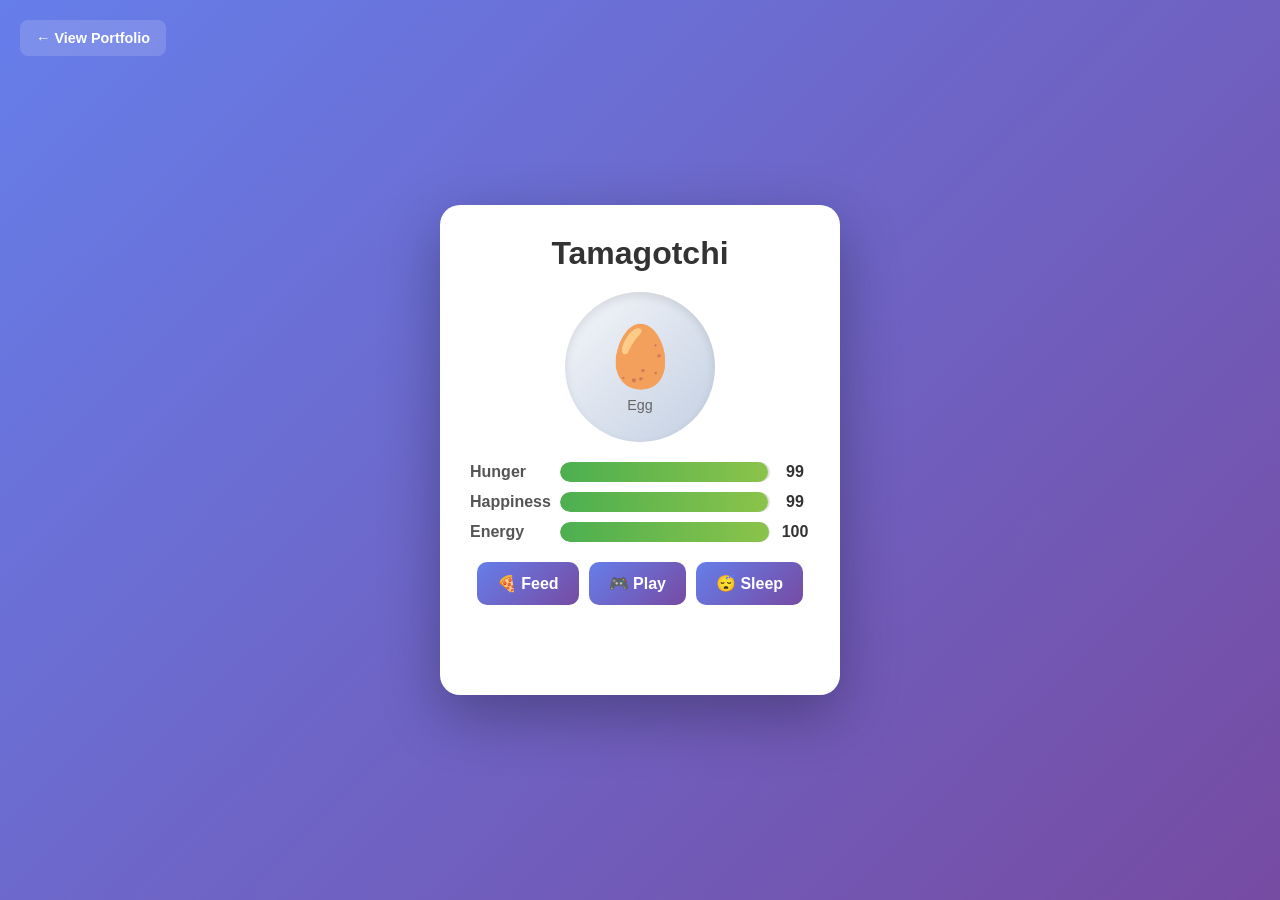
<file: index.html>
<!DOCTYPE html>
<html lang="en">
<head>
    <meta charset="UTF-8">
    <meta name="viewport" content="width=device-width, initial-scale=1.0">
    <title>Tamagotchi — Virtual Pet Game</title>
    <meta name="description" content="A browser-based Tamagotchi virtual pet game. Manage hunger, happiness, and energy to keep your pet alive!">
    <meta property="og:title" content="Tamagotchi — Virtual Pet Game">
    <meta property="og:description" content="A browser-based Tamagotchi virtual pet game built with vanilla JavaScript">
    <meta property="og:type" content="website">
    <link rel="stylesheet" href="style.css">
</head>
<body>
    <a href="https://robinslevel.github.io/portofolio/" class="portfolio-link">← View Portfolio</a>
    <div class="container">
        <h1>Tamagotchi</h1>
        
        <div class="pet-container">
            <div class="pet" id="pet">🥚</div>
            <div class="pet-name" id="petName">Your Pet</div>
        </div>
        
        <div class="stats">
            <div class="stat">
                <label>Hunger</label>
                <div class="progress-bar">
                    <div class="progress" id="hungerBar"></div>
                </div>
                <span id="hungerValue">100</span>
            </div>
            <div class="stat">
                <label>Happiness</label>
                <div class="progress-bar">
                    <div class="progress" id="happinessBar"></div>
                </div>
                <span id="happinessValue">100</span>
            </div>
            <div class="stat">
                <label>Energy</label>
                <div class="progress-bar">
                    <div class="progress" id="energyBar"></div>
                </div>
                <span id="energyValue">100</span>
            </div>
        </div>
        
        <div class="actions">
            <button onclick="feed()" id="feedBtn">🍕 Feed</button>
            <button onclick="play()" id="playBtn">🎮 Play</button>
            <button onclick="sleep()" id="sleepBtn">😴 Sleep</button>
        </div>
        
        <div class="message" id="message"></div>
        
        <div class="game-over" id="gameOver">
            <h2>Game Over!</h2>
            <p>Your pet has left you...</p>
            <button onclick="resetGame()">Try Again</button>
        </div>
    </div>
    
    <script src="game.js"></script>
</body>
</html>
</file>
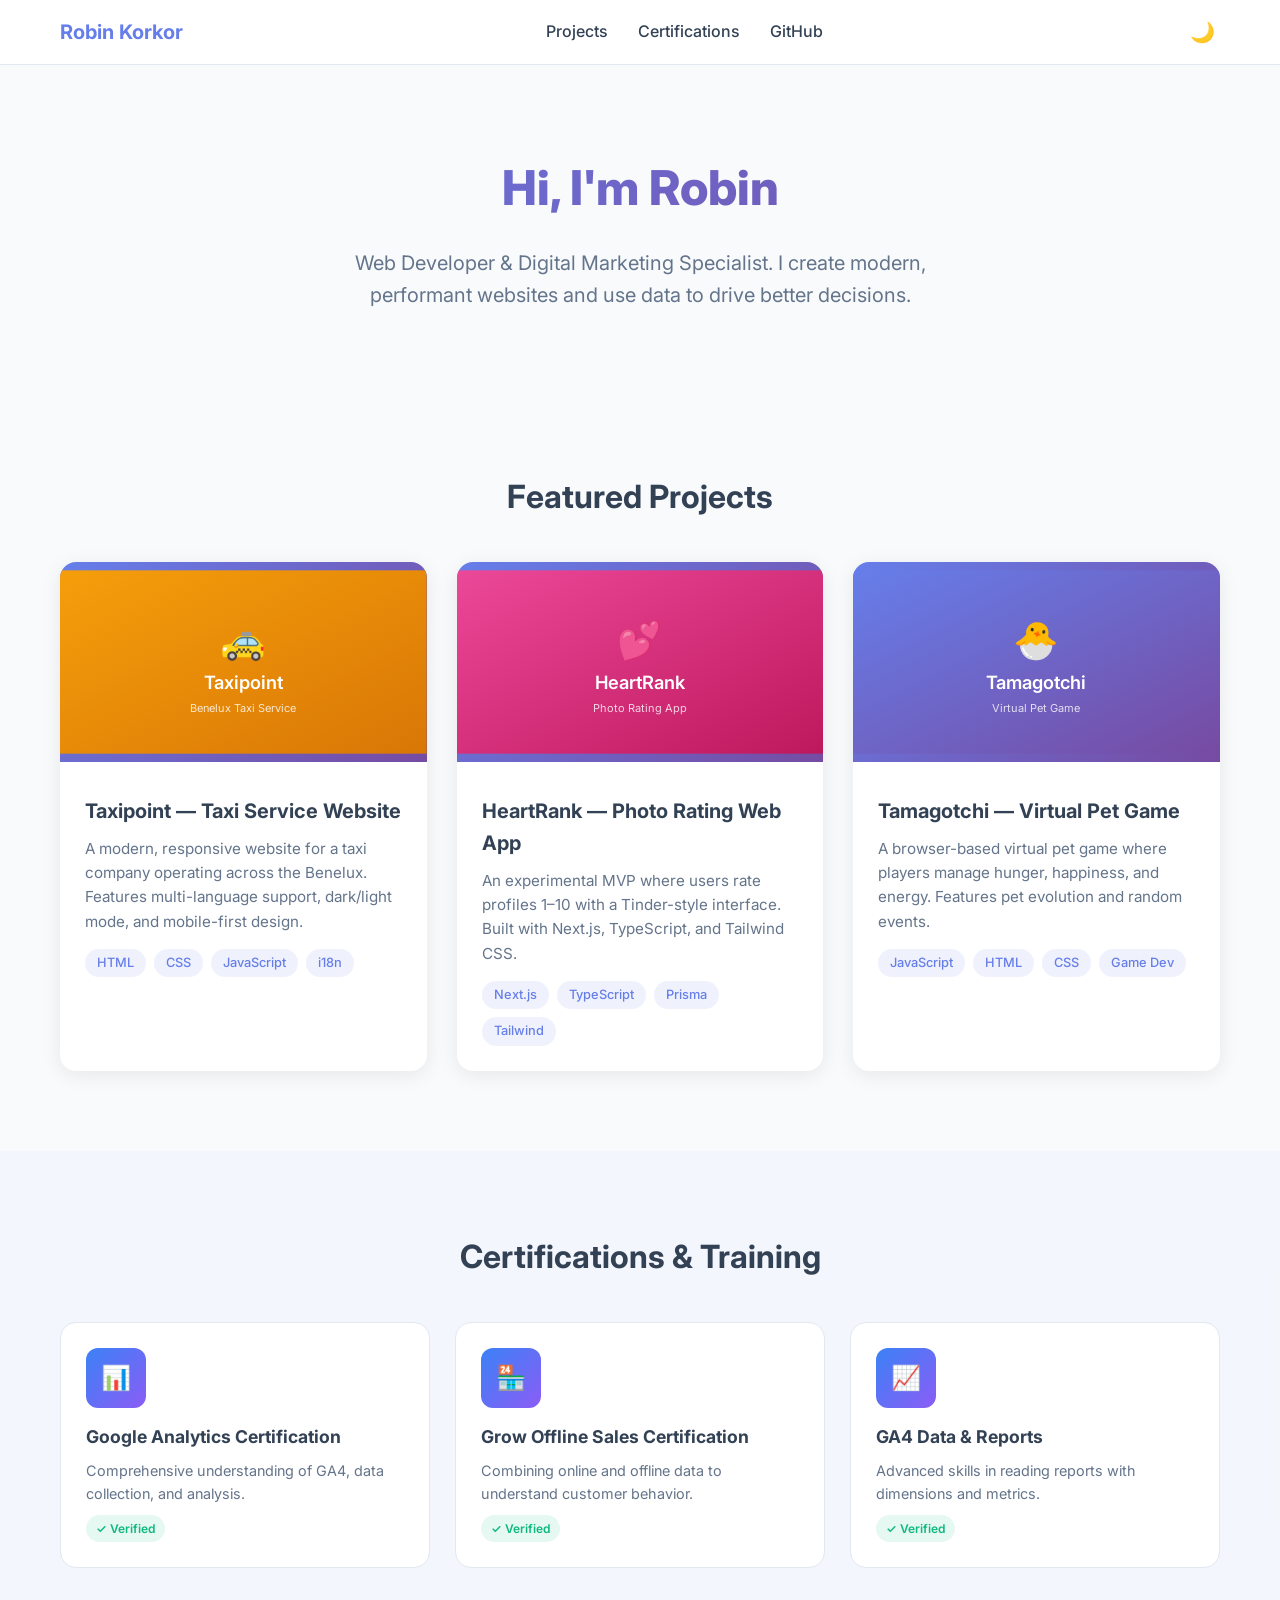
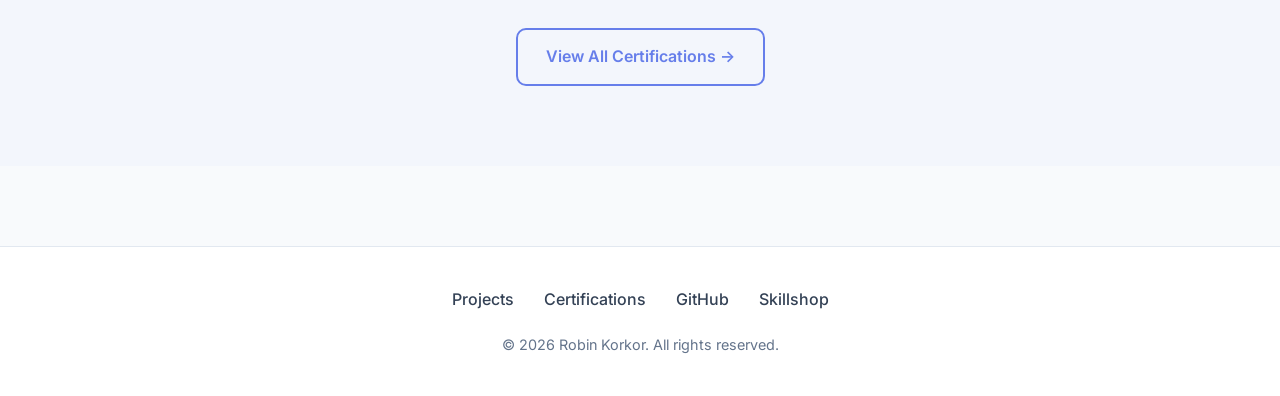
<file: portfolio/index.html>
<!DOCTYPE html>
<html lang="en">
<head>
    <meta charset="UTF-8">
    <meta name="viewport" content="width=device-width, initial-scale=1.0">
    <title>Robin Korkor | Portfolio</title>
    <meta name="description" content="Portfolio of Robin Korkor - Web Developer & Digital Marketing Specialist">
    <link rel="stylesheet" href="css/portfolio.css">
    <link rel="preconnect" href="https://fonts.googleapis.com">
    <link rel="preconnect" href="https://fonts.gstatic.com" crossorigin>
    <link href="https://fonts.googleapis.com/css2?family=Inter:wght@400;500;600;700;800&display=swap" rel="stylesheet">
</head>
<body>
    <!-- Navigation -->
    <nav class="nav">
        <div class="nav-content">
            <a href="index.html" class="nav-logo">Robin Korkor</a>
            <button class="nav-toggle" onclick="toggleNav()">☰</button>
            <ul class="nav-links" id="navLinks">
                <li><a href="index.html">Projects</a></li>
                <li><a href="certifications/google-analytics.html">Certifications</a></li>
                <li><a href="https://github.com/robinslevel" target="_blank">GitHub</a></li>
            </ul>
            <button class="theme-toggle" onclick="toggleTheme()">🌙</button>
        </div>
    </nav>

    <!-- Hero Section -->
    <section class="hero">
        <div class="container">
            <h1>Hi, I'm Robin</h1>
            <p>Web Developer & Digital Marketing Specialist. I create modern, performant websites and use data to drive better decisions.</p>
        </div>
    </section>

    <!-- Projects Section -->
    <section class="section">
        <div class="container">
            <h2 class="section-title">Featured Projects</h2>
            <div class="projects-grid">
                
                <!-- Taxipoint -->
                <a href="projects/taxipoint.html" class="project-card">
                    <svg class="project-image" viewBox="0 0 400 200" xmlns="http://www.w3.org/2000/svg">
                        <defs>
                            <linearGradient id="taxiGrad" x1="0%" y1="0%" x2="100%" y2="100%">
                                <stop offset="0%" style="stop-color:#f59e0b"/>
                                <stop offset="100%" style="stop-color:#d97706"/>
                            </linearGradient>
                        </defs>
                        <rect width="400" height="200" fill="url(#taxiGrad)"/>
                        <text x="200" y="90" text-anchor="middle" fill="white" font-size="40" font-weight="bold">🚕</text>
                        <text x="200" y="130" text-anchor="middle" fill="white" font-size="20" font-weight="600">Taxipoint</text>
                        <text x="200" y="155" text-anchor="middle" fill="rgba(255,255,255,0.8)" font-size="12">Benelux Taxi Service</text>
                    </svg>
                    <div class="project-content">
                        <h3>Taxipoint — Taxi Service Website</h3>
                        <p>A modern, responsive website for a taxi company operating across the Benelux. Features multi-language support, dark/light mode, and mobile-first design.</p>
                        <div class="project-tags">
                            <span class="tag">HTML</span>
                            <span class="tag">CSS</span>
                            <span class="tag">JavaScript</span>
                            <span class="tag">i18n</span>
                        </div>
                    </div>
                </a>

                <!-- HeartRank -->
                <a href="projects/heartrank.html" class="project-card">
                    <svg class="project-image" viewBox="0 0 400 200" xmlns="http://www.w3.org/2000/svg">
                        <defs>
                            <linearGradient id="heartGrad" x1="0%" y1="0%" x2="100%" y2="100%">
                                <stop offset="0%" style="stop-color:#ec4899"/>
                                <stop offset="100%" style="stop-color:#be185d"/>
                            </linearGradient>
                        </defs>
                        <rect width="400" height="200" fill="url(#heartGrad)"/>
                        <text x="200" y="90" text-anchor="middle" fill="white" font-size="40" font-weight="bold">💕</text>
                        <text x="200" y="130" text-anchor="middle" fill="white" font-size="20" font-weight="600">HeartRank</text>
                        <text x="200" y="155" text-anchor="middle" fill="rgba(255,255,255,0.8)" font-size="12">Photo Rating App</text>
                    </svg>
                    <div class="project-content">
                        <h3>HeartRank — Photo Rating Web App</h3>
                        <p>An experimental MVP where users rate profiles 1–10 with a Tinder-style interface. Built with Next.js, TypeScript, and Tailwind CSS.</p>
                        <div class="project-tags">
                            <span class="tag">Next.js</span>
                            <span class="tag">TypeScript</span>
                            <span class="tag">Prisma</span>
                            <span class="tag">Tailwind</span>
                        </div>
                    </div>
                </a>

                <!-- Tamagotchi -->
                <a href="projects/tamagotchi.html" class="project-card">
                    <svg class="project-image" viewBox="0 0 400 200" xmlns="http://www.w3.org/2000/svg">
                        <defs>
                            <linearGradient id="tamaGrad" x1="0%" y1="0%" x2="100%" y2="100%">
                                <stop offset="0%" style="stop-color:#667eea"/>
                                <stop offset="100%" style="stop-color:#764ba2"/>
                            </linearGradient>
                        </defs>
                        <rect width="400" height="200" fill="url(#tamaGrad)"/>
                        <text x="200" y="90" text-anchor="middle" fill="white" font-size="40" font-weight="bold">🐣</text>
                        <text x="200" y="130" text-anchor="middle" fill="white" font-size="20" font-weight="600">Tamagotchi</text>
                        <text x="200" y="155" text-anchor="middle" fill="rgba(255,255,255,0.8)" font-size="12">Virtual Pet Game</text>
                    </svg>
                    <div class="project-content">
                        <h3>Tamagotchi — Virtual Pet Game</h3>
                        <p>A browser-based virtual pet game where players manage hunger, happiness, and energy. Features pet evolution and random events.</p>
                        <div class="project-tags">
                            <span class="tag">JavaScript</span>
                            <span class="tag">HTML</span>
                            <span class="tag">CSS</span>
                            <span class="tag">Game Dev</span>
                        </div>
                    </div>
                </a>

            </div>
        </div>
    </section>

    <!-- Certifications Preview -->
    <section class="section" style="background: rgba(102, 126, 234, 0.03);">
        <div class="container">
            <h2 class="section-title">Certifications & Training</h2>
            <div class="cert-grid">
                <div class="cert-card">
                    <div class="cert-icon">📊</div>
                    <h3>Google Analytics Certification</h3>
                    <p>Comprehensive understanding of GA4, data collection, and analysis.</p>
                    <span class="cert-badge">✓ Verified</span>
                </div>
                <div class="cert-card">
                    <div class="cert-icon">🏪</div>
                    <h3>Grow Offline Sales Certification</h3>
                    <p>Combining online and offline data to understand customer behavior.</p>
                    <span class="cert-badge">✓ Verified</span>
                </div>
                <div class="cert-card">
                    <div class="cert-icon">📈</div>
                    <h3>GA4 Data & Reports</h3>
                    <p>Advanced skills in reading reports with dimensions and metrics.</p>
                    <span class="cert-badge">✓ Verified</span>
                </div>
            </div>
            <div style="text-align: center; margin-top: 40px;">
                <a href="certifications/google-analytics.html" class="cta-button secondary">View All Certifications →</a>
            </div>
        </div>
    </section>

    <!-- Footer -->
    <footer class="footer">
        <div class="container">
            <div class="footer-links">
                <a href="index.html">Projects</a>
                <a href="certifications/google-analytics.html">Certifications</a>
                <a href="https://github.com/robinslevel" target="_blank">GitHub</a>
                <a href="https://skillshop.credential.net/profile/robinkorkor83800/wallet" target="_blank">Skillshop</a>
            </div>
            <p>© 2026 Robin Korkor. All rights reserved.</p>
        </div>
    </footer>

    <script>
        // Theme Toggle
        function toggleTheme() {
            document.body.classList.toggle('dark');
            const isDark = document.body.classList.contains('dark');
            localStorage.setItem('theme', isDark ? 'dark' : 'light');
            document.querySelector('.theme-toggle').textContent = isDark ? '☀️' : '🌙';
        }

        // Load saved theme
        if (localStorage.getItem('theme') === 'dark' || 
            (!localStorage.getItem('theme') && window.matchMedia('(prefers-color-scheme: dark)').matches)) {
            document.body.classList.add('dark');
            document.querySelector('.theme-toggle').textContent = '☀️';
        }

        // Mobile Navigation
        function toggleNav() {
            document.getElementById('navLinks').classList.toggle('open');
        }
    </script>
</body>
</html>
</file>
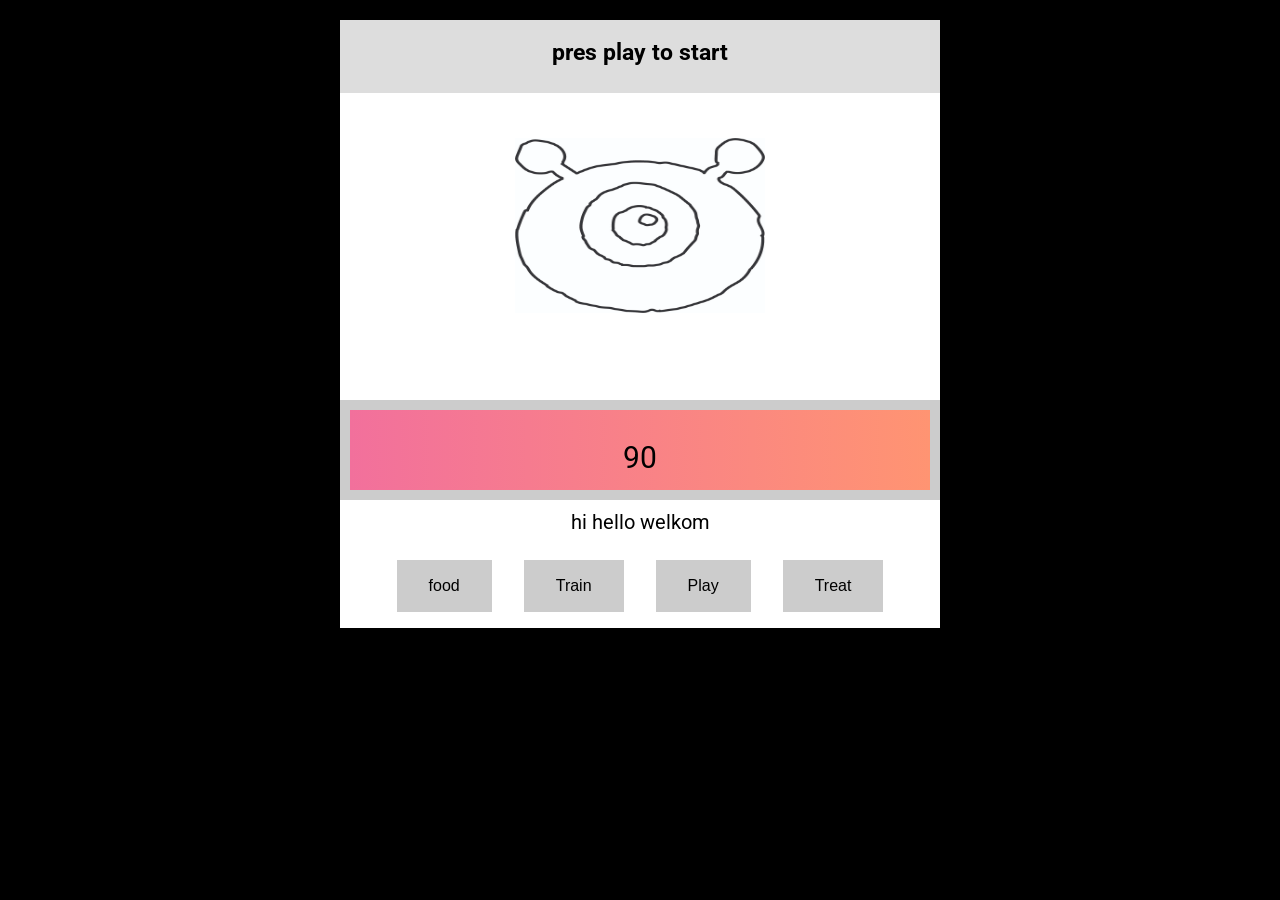
<file: game.html>
<!DOCTYPE html>
<html lang="en">

<head>
    <meta charset="UTF-8">
    <meta http-equiv="X-UA-Compatible" content="IE=edge">
    <meta name="viewport" content="width=device-width, initial-scale=1.0">
    <link rel="preconnect" href="https://fonts.gstatic.com">
    <link href="https://fonts.googleapis.com/css2?family=Roboto:wght@300&display=swap" rel="stylesheet">
    <link rel="stylesheet" href="css/stylesheet.css">
    <title>Document</title>
</head>

<body>
    <div class="container">
        <div class="header">
            <h2>pres play to start</h2>
        </div>
        <div class="placement">
            <div class="monster"></div>
            <div class="lifem">
<div class="meter">90</div>

            </div>
            <div class="textbar">hi hello welkom</div>
        </div>
        <div class="stats">
            <div class="buttons">
                <button class="btnf">food</button>
            </div>
            <div class="buttons">
                <button class="btnt">Train</button>
            </div>
            <div class="buttons">
                <button class="bts">Play</button>

            </div>
            <div class="buttons">
                <button class="btt">Treat</button>
            </div>
        </div>
    </div>
    <script src="javascript/game.js"></script>
</body>

</html>
</file>
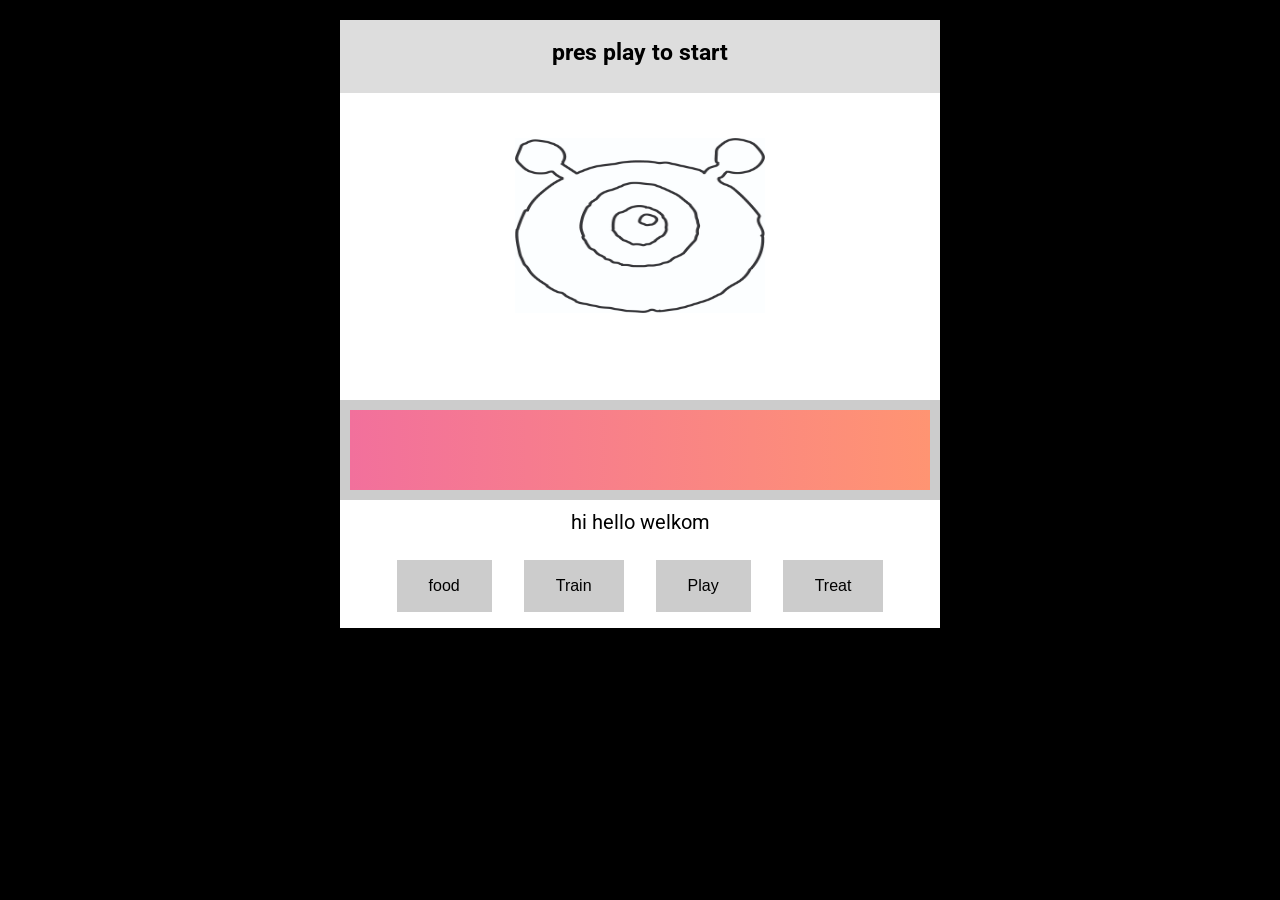
<file: tamagotchi/game.html>
<!DOCTYPE html>
<html lang="en">

<head>
    <meta charset="UTF-8">
    <meta http-equiv="X-UA-Compatible" content="IE=edge">
    <meta name="viewport" content="width=device-width, initial-scale=1.0">
    <link rel="preconnect" href="https://fonts.gstatic.com">
    <link href="https://fonts.googleapis.com/css2?family=Roboto:wght@300&display=swap" rel="stylesheet">
    <link rel="stylesheet" href="css/stylesheet.css">
    <title>Document</title>
</head>

<body>
    <div class="container">
        <div class="header">
            <h2>pres play to start</h2>
        </div>
        <div class="placement">
            <div class="monster"></div>
            <div class="lifem">
<div class="meter"></div>

            </div>
            <div class="textbar">hi hello welkom</div>
        </div>
        <div class="stats">
            <div class="buttons">
                <button class="btnf">food</button>
            </div>
            <div class="buttons">
                <button class="btnt">Train</button>
            </div>
            <div class="buttons">
                <button class="bts">Play</button>

            </div>
            <div class="buttons">
                <button class="btt">Treat</button>
            </div>
        </div>
    </div>
    <script src="javascript/game.js"></script>
</body>

</html>
</file>
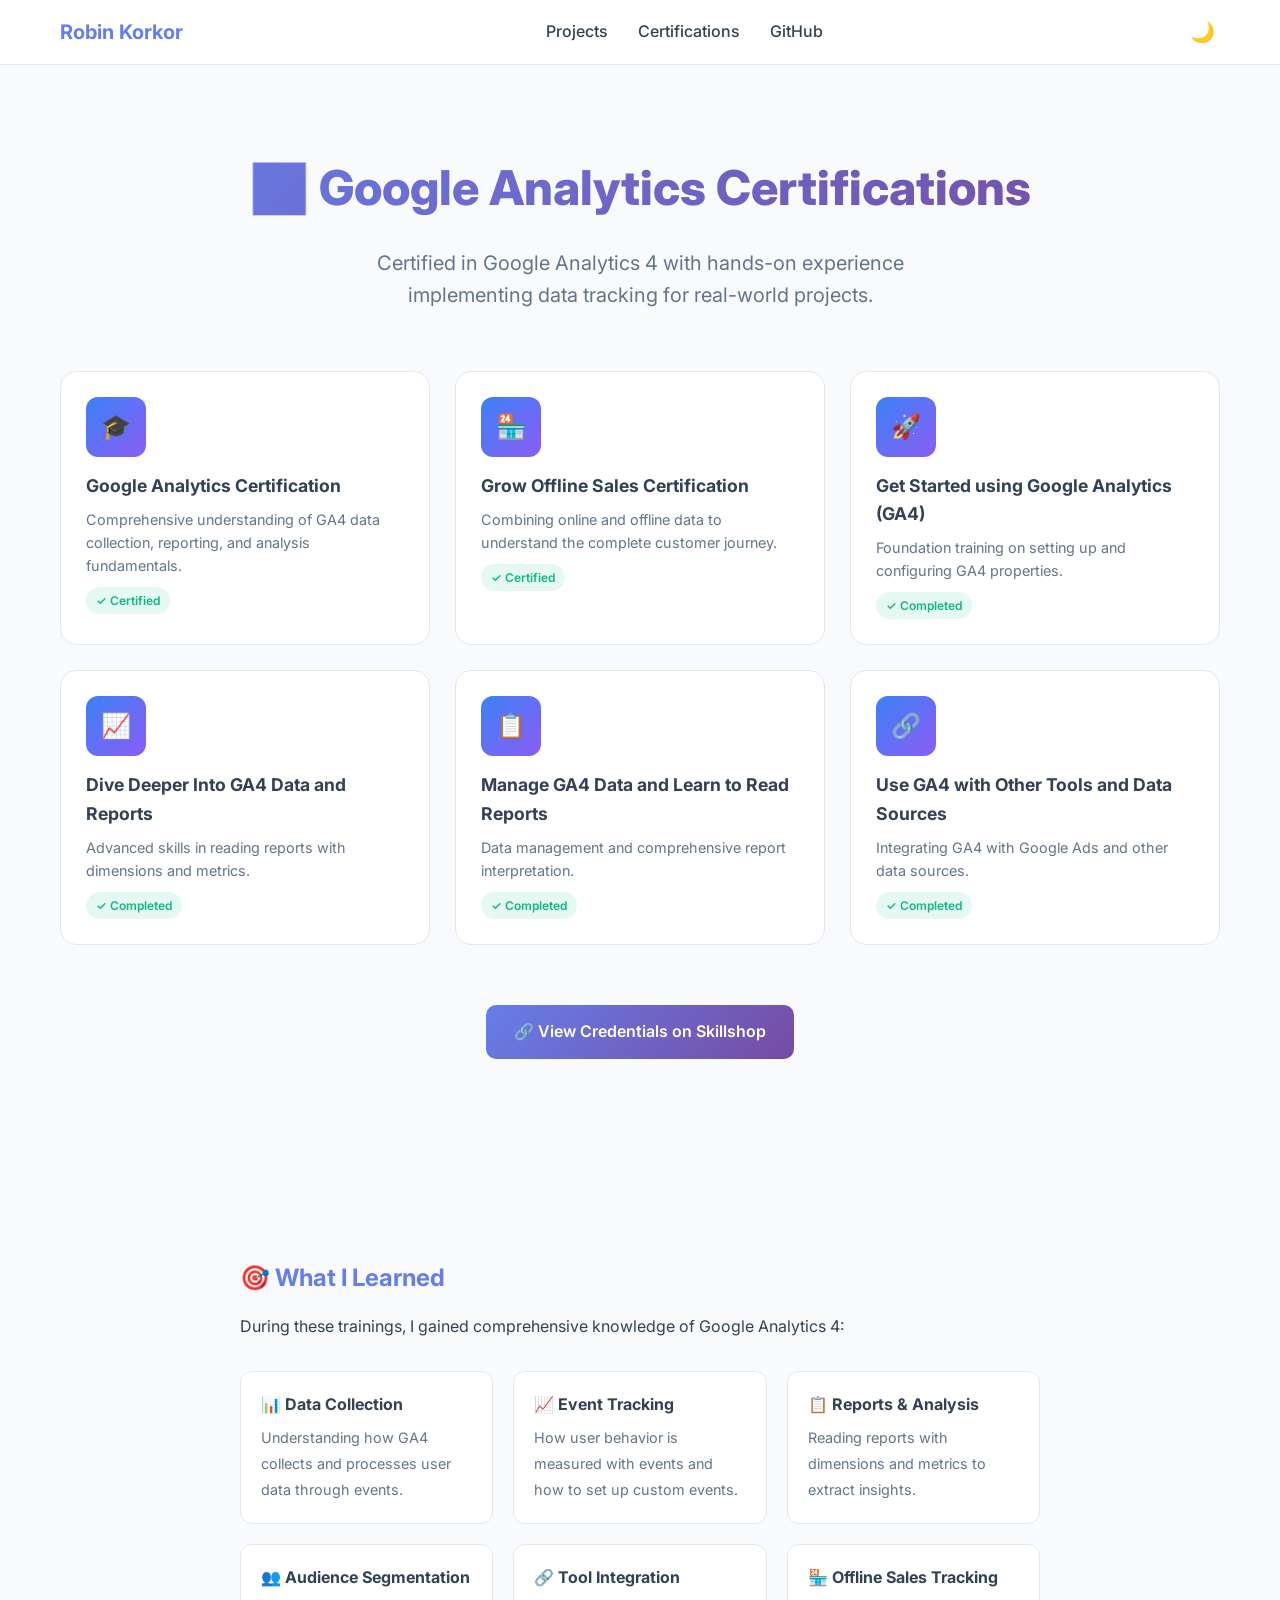
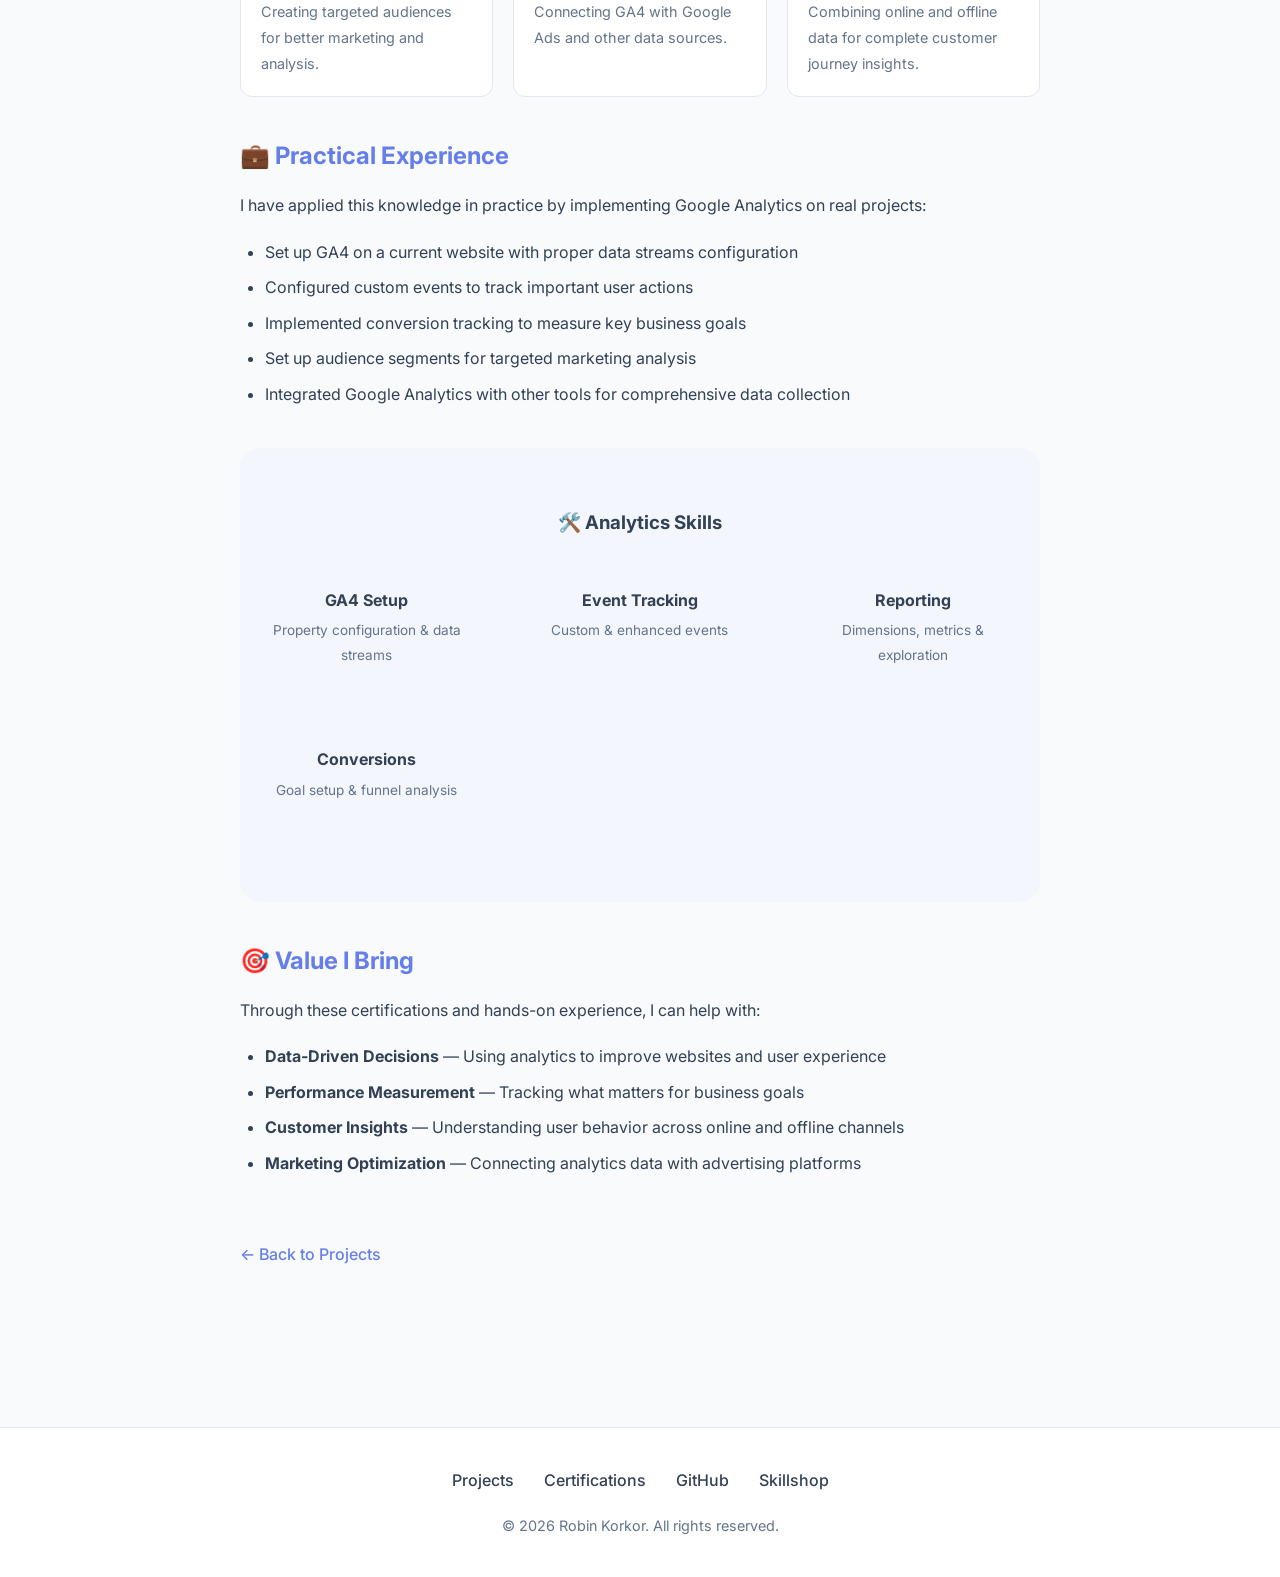
<file: portfolio/certifications/google-analytics.html>
<!DOCTYPE html>
<html lang="en">
<head>
    <meta charset="UTF-8">
    <meta name="viewport" content="width=device-width, initial-scale=1.0">
    <title>Google Analytics Certifications — Robin Korkor Portfolio</title>
    <meta name="description" content="Google Analytics and Digital Marketing certifications by Robin Korkor">
    <link rel="stylesheet" href="../css/portfolio.css">
    <link rel="preconnect" href="https://fonts.googleapis.com">
    <link rel="preconnect" href="https://fonts.gstatic.com" crossorigin>
    <link href="https://fonts.googleapis.com/css2?family=Inter:wght@400;500;600;700;800&display=swap" rel="stylesheet">
</head>
<body>
    <!-- Navigation -->
    <nav class="nav">
        <div class="nav-content">
            <a href="../index.html" class="nav-logo">Robin Korkor</a>
            <button class="nav-toggle" onclick="toggleNav()">☰</button>
            <ul class="nav-links" id="navLinks">
                <li><a href="../index.html">Projects</a></li>
                <li><a href="google-analytics.html">Certifications</a></li>
                <li><a href="https://github.com/robinslevel" target="_blank">GitHub</a></li>
            </ul>
            <button class="theme-toggle" onclick="toggleTheme()">🌙</button>
        </div>
    </nav>

    <!-- Hero Section -->
    <section class="hero" style="padding-bottom: 40px;">
        <div class="container">
            <h1>📊 Google Analytics Certifications</h1>
            <p>Certified in Google Analytics 4 with hands-on experience implementing data tracking for real-world projects.</p>
        </div>
    </section>

    <!-- Certifications Grid -->
    <section class="section" style="padding-top: 20px;">
        <div class="container">
            <div class="cert-grid">
                <div class="cert-card">
                    <div class="cert-icon">🎓</div>
                    <h3>Google Analytics Certification</h3>
                    <p>Comprehensive understanding of GA4 data collection, reporting, and analysis fundamentals.</p>
                    <span class="cert-badge">✓ Certified</span>
                </div>
                
                <div class="cert-card">
                    <div class="cert-icon">🏪</div>
                    <h3>Grow Offline Sales Certification</h3>
                    <p>Combining online and offline data to understand the complete customer journey.</p>
                    <span class="cert-badge">✓ Certified</span>
                </div>
                
                <div class="cert-card">
                    <div class="cert-icon">🚀</div>
                    <h3>Get Started using Google Analytics (GA4)</h3>
                    <p>Foundation training on setting up and configuring GA4 properties.</p>
                    <span class="cert-badge">✓ Completed</span>
                </div>
                
                <div class="cert-card">
                    <div class="cert-icon">📈</div>
                    <h3>Dive Deeper Into GA4 Data and Reports</h3>
                    <p>Advanced skills in reading reports with dimensions and metrics.</p>
                    <span class="cert-badge">✓ Completed</span>
                </div>
                
                <div class="cert-card">
                    <div class="cert-icon">📋</div>
                    <h3>Manage GA4 Data and Learn to Read Reports</h3>
                    <p>Data management and comprehensive report interpretation.</p>
                    <span class="cert-badge">✓ Completed</span>
                </div>
                
                <div class="cert-card">
                    <div class="cert-icon">🔗</div>
                    <h3>Use GA4 with Other Tools and Data Sources</h3>
                    <p>Integrating GA4 with Google Ads and other data sources.</p>
                    <span class="cert-badge">✓ Completed</span>
                </div>
            </div>

            <div style="text-align: center; margin-top: 40px;">
                <a href="https://skillshop.credential.net/profile/robinkorkor83800/wallet" target="_blank" class="cta-button">🔗 View Credentials on Skillshop</a>
            </div>
        </div>
    </section>

    <!-- Skills Section -->
    <section class="section">
        <div class="container">
            <div class="project-description">
                <h2>🎯 What I Learned</h2>
                <p>During these trainings, I gained comprehensive knowledge of Google Analytics 4:</p>
                
                <div class="feature-grid" style="margin: 30px 0;">
                    <div class="feature-item">
                        <h4>📊 Data Collection</h4>
                        <p>Understanding how GA4 collects and processes user data through events.</p>
                    </div>
                    <div class="feature-item">
                        <h4>📈 Event Tracking</h4>
                        <p>How user behavior is measured with events and how to set up custom events.</p>
                    </div>
                    <div class="feature-item">
                        <h4>📋 Reports & Analysis</h4>
                        <p>Reading reports with dimensions and metrics to extract insights.</p>
                    </div>
                    <div class="feature-item">
                        <h4>👥 Audience Segmentation</h4>
                        <p>Creating targeted audiences for better marketing and analysis.</p>
                    </div>
                    <div class="feature-item">
                        <h4>🔗 Tool Integration</h4>
                        <p>Connecting GA4 with Google Ads and other data sources.</p>
                    </div>
                    <div class="feature-item">
                        <h4>🏪 Offline Sales Tracking</h4>
                        <p>Combining online and offline data for complete customer journey insights.</p>
                    </div>
                </div>

                <h2>💼 Practical Experience</h2>
                <p>I have applied this knowledge in practice by implementing Google Analytics on real projects:</p>
                <ul>
                    <li>Set up GA4 on a current website with proper data streams configuration</li>
                    <li>Configured custom events to track important user actions</li>
                    <li>Implemented conversion tracking to measure key business goals</li>
                    <li>Set up audience segments for targeted marketing analysis</li>
                    <li>Integrated Google Analytics with other tools for comprehensive data collection</li>
                </ul>

                <div class="skills-section" style="margin-top: 40px;">
                    <h3 style="text-align: center; margin-bottom: 30px;">🛠️ Analytics Skills</h3>
                    <div class="skills-grid">
                        <div class="skill-item">
                            <h4>GA4 Setup</h4>
                            <p>Property configuration & data streams</p>
                        </div>
                        <div class="skill-item">
                            <h4>Event Tracking</h4>
                            <p>Custom & enhanced events</p>
                        </div>
                        <div class="skill-item">
                            <h4>Reporting</h4>
                            <p>Dimensions, metrics & exploration</p>
                        </div>
                        <div class="skill-item">
                            <h4>Conversions</h4>
                            <p>Goal setup & funnel analysis</p>
                        </div>
                    </div>
                </div>

                <h2>🎯 Value I Bring</h2>
                <p>Through these certifications and hands-on experience, I can help with:</p>
                <ul>
                    <li><strong>Data-Driven Decisions</strong> — Using analytics to improve websites and user experience</li>
                    <li><strong>Performance Measurement</strong> — Tracking what matters for business goals</li>
                    <li><strong>Customer Insights</strong> — Understanding user behavior across online and offline channels</li>
                    <li><strong>Marketing Optimization</strong> — Connecting analytics data with advertising platforms</li>
                </ul>

                <a href="../index.html" class="back-link">← Back to Projects</a>
            </div>
        </div>
    </section>

    <!-- Footer -->
    <footer class="footer">
        <div class="container">
            <div class="footer-links">
                <a href="../index.html">Projects</a>
                <a href="google-analytics.html">Certifications</a>
                <a href="https://github.com/robinslevel" target="_blank">GitHub</a>
                <a href="https://skillshop.credential.net/profile/robinkorkor83800/wallet" target="_blank">Skillshop</a>
            </div>
            <p>© 2026 Robin Korkor. All rights reserved.</p>
        </div>
    </footer>

    <script>
        function toggleTheme() {
            document.body.classList.toggle('dark');
            const isDark = document.body.classList.contains('dark');
            localStorage.setItem('theme', isDark ? 'dark' : 'light');
            document.querySelector('.theme-toggle').textContent = isDark ? '☀️' : '🌙';
        }

        if (localStorage.getItem('theme') === 'dark' || 
            (!localStorage.getItem('theme') && window.matchMedia('(prefers-color-scheme: dark)').matches)) {
            document.body.classList.add('dark');
            document.querySelector('.theme-toggle').textContent = '☀️';
        }

        function toggleNav() {
            document.getElementById('navLinks').classList.toggle('open');
        }
    </script>
</body>
</html>
</file>
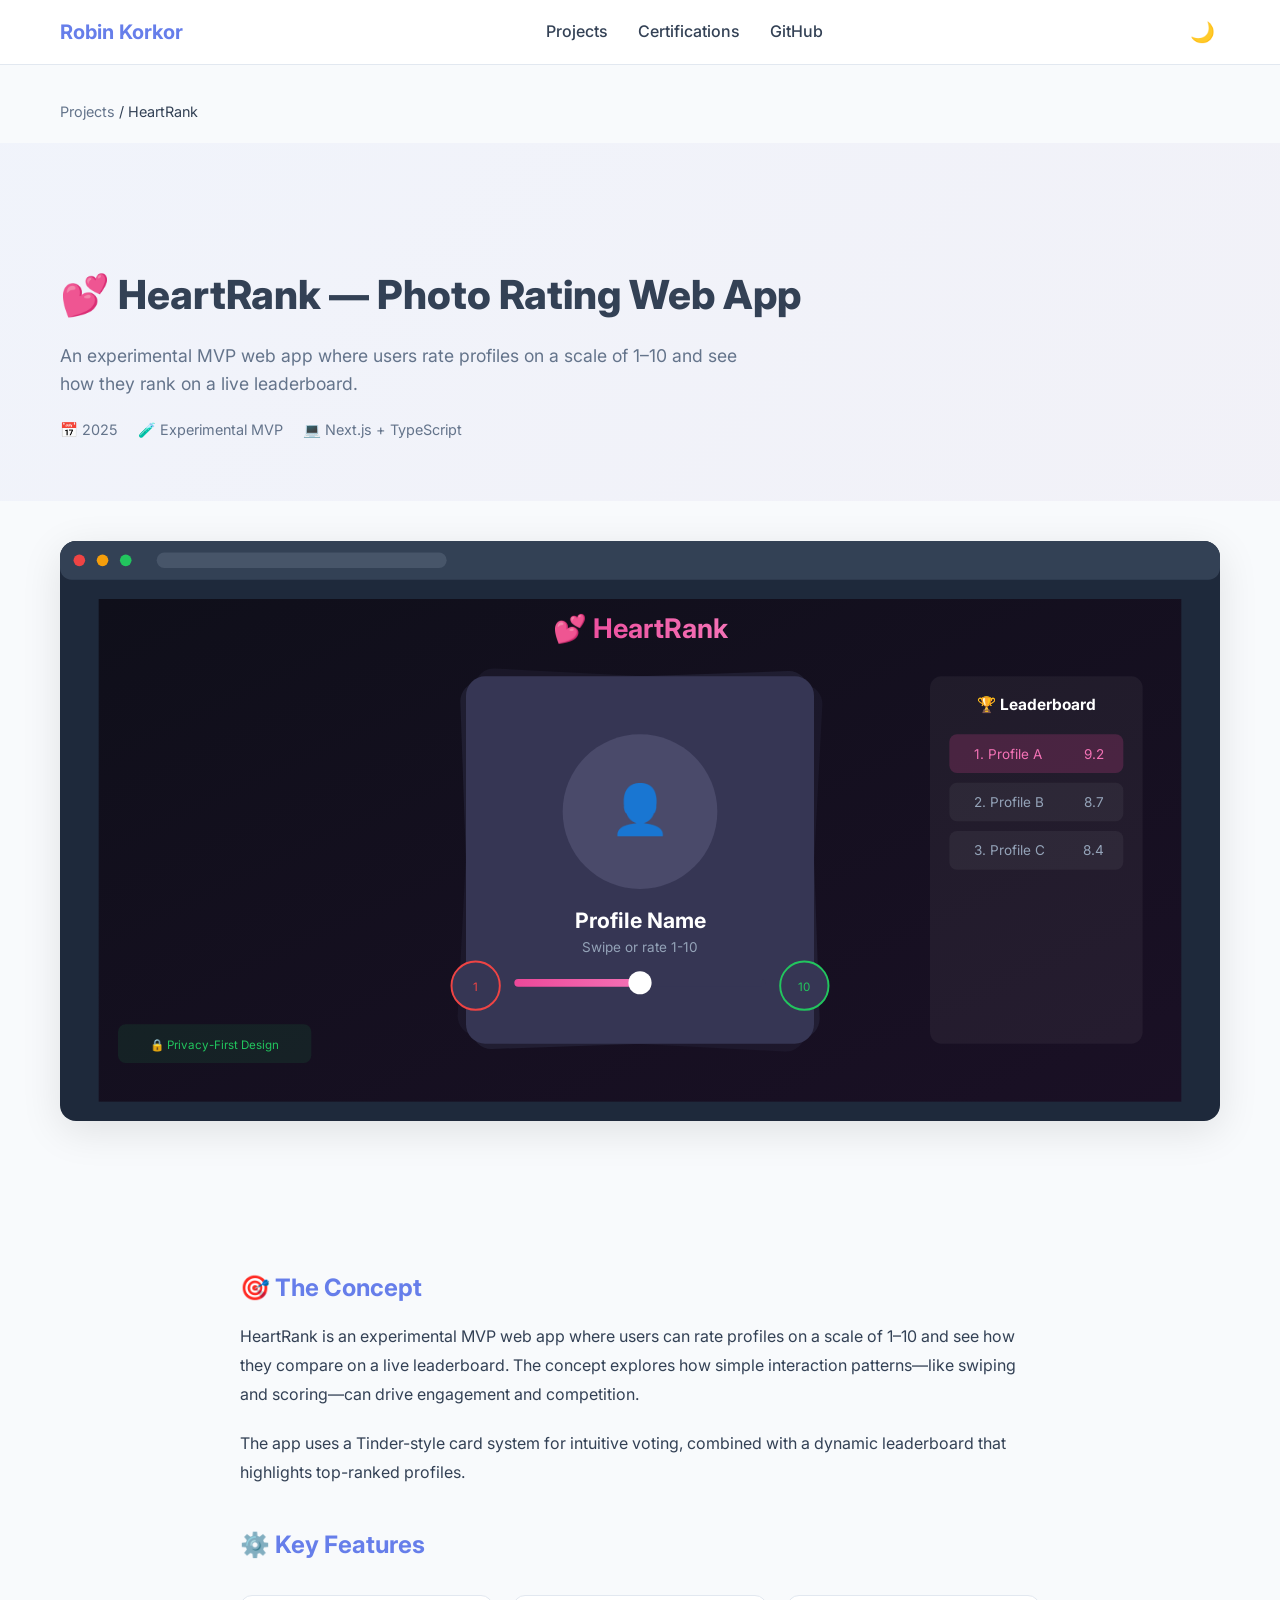
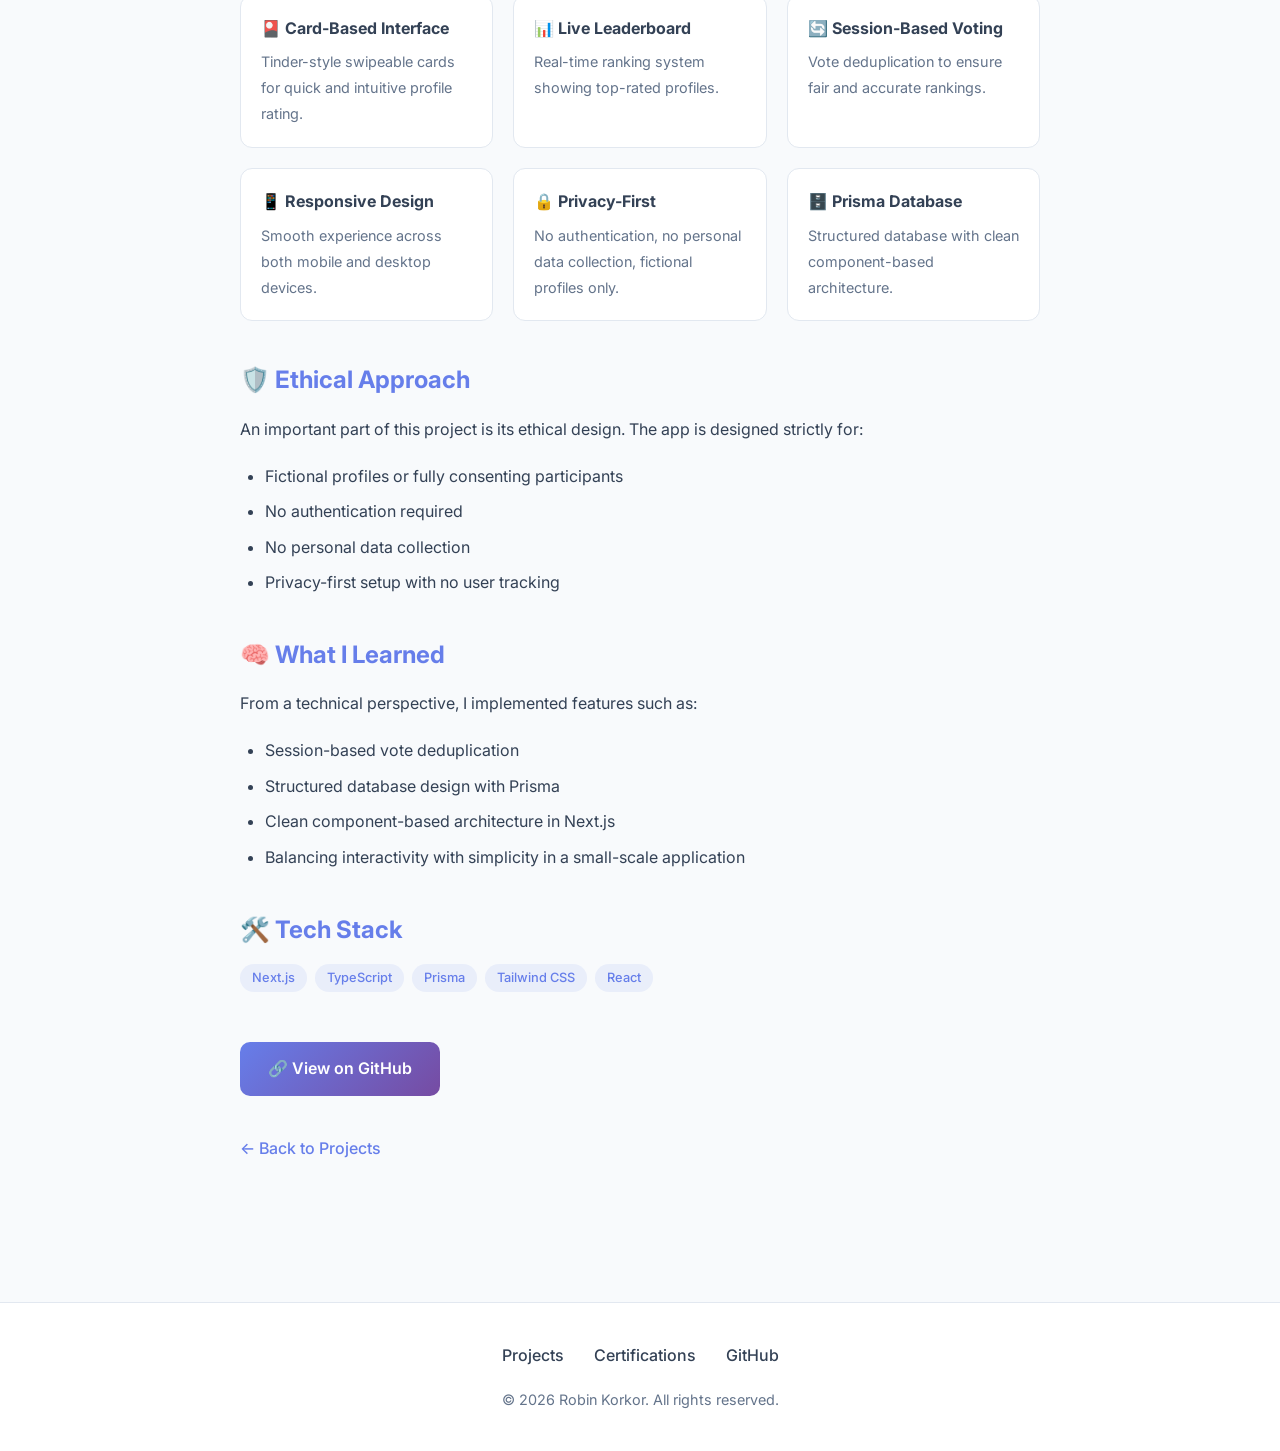
<file: portfolio/projects/heartrank.html>
<!DOCTYPE html>
<html lang="en">
<head>
    <meta charset="UTF-8">
    <meta name="viewport" content="width=device-width, initial-scale=1.0">
    <title>HeartRank — Robin Korkor Portfolio</title>
    <meta name="description" content="HeartRank - An experimental photo rating web app with Tinder-style interface">
    <link rel="stylesheet" href="../css/portfolio.css">
    <link rel="preconnect" href="https://fonts.googleapis.com">
    <link rel="preconnect" href="https://fonts.gstatic.com" crossorigin>
    <link href="https://fonts.googleapis.com/css2?family=Inter:wght@400;500;600;700;800&display=swap" rel="stylesheet">
</head>
<body>
    <!-- Navigation -->
    <nav class="nav">
        <div class="nav-content">
            <a href="../index.html" class="nav-logo">Robin Korkor</a>
            <button class="nav-toggle" onclick="toggleNav()">☰</button>
            <ul class="nav-links" id="navLinks">
                <li><a href="../index.html">Projects</a></li>
                <li><a href="../certifications/google-analytics.html">Certifications</a></li>
                <li><a href="https://github.com/robinslevel" target="_blank">GitHub</a></li>
            </ul>
            <button class="theme-toggle" onclick="toggleTheme()">🌙</button>
        </div>
    </nav>

    <!-- Breadcrumb -->
    <div class="breadcrumb">
        <div class="container">
            <a href="../index.html">Projects</a> / <span>HeartRank</span>
        </div>
    </div>

    <!-- Project Hero -->
    <section class="project-hero">
        <div class="container">
            <h1>💕 HeartRank — Photo Rating Web App</h1>
            <p style="font-size: 1.1rem; color: #64748b; max-width: 700px;">An experimental MVP web app where users rate profiles on a scale of 1–10 and see how they rank on a live leaderboard.</p>
            <div class="project-meta">
                <span>📅 2025</span>
                <span>🧪 Experimental MVP</span>
                <span>💻 Next.js + TypeScript</span>
            </div>
        </div>
    </section>

    <!-- Project Showcase Image -->
    <div class="container">
        <div class="project-showcase">
            <svg class="showcase-image" viewBox="0 0 1200 600" xmlns="http://www.w3.org/2000/svg">
                <defs>
                    <linearGradient id="heartBg" x1="0%" y1="0%" x2="100%" y2="100%">
                        <stop offset="0%" style="stop-color:#0f0f1a"/>
                        <stop offset="100%" style="stop-color:#1a1025"/>
                    </linearGradient>
                    <linearGradient id="heartAccent" x1="0%" y1="0%" x2="100%" y2="0%">
                        <stop offset="0%" style="stop-color:#ec4899"/>
                        <stop offset="100%" style="stop-color:#f472b6"/>
                    </linearGradient>
                </defs>
                <!-- Browser frame -->
                <rect width="1200" height="600" rx="12" fill="#1e293b"/>
                <rect x="0" y="0" width="1200" height="40" rx="12" fill="#334155"/>
                <circle cx="20" cy="20" r="6" fill="#ef4444"/>
                <circle cx="44" cy="20" r="6" fill="#f59e0b"/>
                <circle cx="68" cy="20" r="6" fill="#22c55e"/>
                <rect x="100" y="12" width="300" height="16" rx="8" fill="#475569"/>
                
                <!-- App content mockup -->
                <rect x="40" y="60" width="1120" height="520" fill="url(#heartBg)"/>
                
                <!-- Header -->
                <text x="600" y="100" text-anchor="middle" fill="url(#heartAccent)" font-size="28" font-weight="bold">💕 HeartRank</text>
                
                <!-- Card Stack -->
                <rect x="420" y="140" width="360" height="380" rx="20" fill="#2d2d44" opacity="0.3" transform="rotate(3 600 330)"/>
                <rect x="420" y="140" width="360" height="380" rx="20" fill="#2d2d44" opacity="0.5" transform="rotate(-2 600 330)"/>
                <rect x="420" y="140" width="360" height="380" rx="20" fill="#363654"/>
                
                <!-- Profile placeholder -->
                <circle cx="600" cy="280" r="80" fill="#4a4a6a"/>
                <text x="600" y="295" text-anchor="middle" fill="#94a3b8" font-size="50">👤</text>
                
                <!-- Name and age -->
                <text x="600" y="400" text-anchor="middle" fill="white" font-size="22" font-weight="bold">Profile Name</text>
                <text x="600" y="425" text-anchor="middle" fill="#94a3b8" font-size="14">Swipe or rate 1-10</text>
                
                <!-- Rating buttons -->
                <g transform="translate(430, 460)">
                    <circle cx="0" cy="0" r="25" fill="#363654" stroke="#ef4444" stroke-width="2"/>
                    <text x="0" y="5" text-anchor="middle" fill="#ef4444" font-size="12">1</text>
                </g>
                <g transform="translate(770, 460)">
                    <circle cx="0" cy="0" r="25" fill="#363654" stroke="#22c55e" stroke-width="2"/>
                    <text x="0" y="5" text-anchor="middle" fill="#22c55e" font-size="12">10</text>
                </g>
                
                <!-- Slider -->
                <rect x="470" y="453" width="260" height="8" rx="4" fill="#363654"/>
                <rect x="470" y="453" width="130" height="8" rx="4" fill="url(#heartAccent)"/>
                <circle cx="600" cy="457" r="12" fill="white"/>
                
                <!-- Leaderboard preview -->
                <rect x="900" y="140" width="220" height="380" rx="12" fill="rgba(255,255,255,0.05)"/>
                <text x="1010" y="175" text-anchor="middle" fill="white" font-size="16" font-weight="bold">🏆 Leaderboard</text>
                <rect x="920" y="200" width="180" height="40" rx="8" fill="rgba(236,72,153,0.2)"/>
                <text x="945" y="225" fill="#f472b6" font-size="14">1. Profile A</text>
                <text x="1080" y="225" text-anchor="end" fill="#f472b6" font-size="14">9.2</text>
                <rect x="920" y="250" width="180" height="40" rx="8" fill="rgba(255,255,255,0.05)"/>
                <text x="945" y="275" fill="#94a3b8" font-size="14">2. Profile B</text>
                <text x="1080" y="275" text-anchor="end" fill="#94a3b8" font-size="14">8.7</text>
                <rect x="920" y="300" width="180" height="40" rx="8" fill="rgba(255,255,255,0.05)"/>
                <text x="945" y="325" fill="#94a3b8" font-size="14">3. Profile C</text>
                <text x="1080" y="325" text-anchor="end" fill="#94a3b8" font-size="14">8.4</text>
                
                <!-- Privacy badge -->
                <rect x="60" y="500" width="200" height="40" rx="8" fill="rgba(34,197,94,0.1)"/>
                <text x="160" y="525" text-anchor="middle" fill="#22c55e" font-size="12">🔒 Privacy-First Design</text>
            </svg>
        </div>
    </div>

    <!-- Project Content -->
    <section class="project-detail-content">
        <div class="container">
            <div class="project-description">
                
                <h2>🎯 The Concept</h2>
                <p>HeartRank is an experimental MVP web app where users can rate profiles on a scale of 1–10 and see how they compare on a live leaderboard. The concept explores how simple interaction patterns—like swiping and scoring—can drive engagement and competition.</p>
                <p>The app uses a Tinder-style card system for intuitive voting, combined with a dynamic leaderboard that highlights top-ranked profiles.</p>

                <h2>⚙️ Key Features</h2>
                <div class="feature-grid">
                    <div class="feature-item">
                        <h4>🎴 Card-Based Interface</h4>
                        <p>Tinder-style swipeable cards for quick and intuitive profile rating.</p>
                    </div>
                    <div class="feature-item">
                        <h4>📊 Live Leaderboard</h4>
                        <p>Real-time ranking system showing top-rated profiles.</p>
                    </div>
                    <div class="feature-item">
                        <h4>🔄 Session-Based Voting</h4>
                        <p>Vote deduplication to ensure fair and accurate rankings.</p>
                    </div>
                    <div class="feature-item">
                        <h4>📱 Responsive Design</h4>
                        <p>Smooth experience across both mobile and desktop devices.</p>
                    </div>
                    <div class="feature-item">
                        <h4>🔒 Privacy-First</h4>
                        <p>No authentication, no personal data collection, fictional profiles only.</p>
                    </div>
                    <div class="feature-item">
                        <h4>🗄️ Prisma Database</h4>
                        <p>Structured database with clean component-based architecture.</p>
                    </div>
                </div>

                <h2>🛡️ Ethical Approach</h2>
                <p>An important part of this project is its ethical design. The app is designed strictly for:</p>
                <ul>
                    <li>Fictional profiles or fully consenting participants</li>
                    <li>No authentication required</li>
                    <li>No personal data collection</li>
                    <li>Privacy-first setup with no user tracking</li>
                </ul>

                <h2>🧠 What I Learned</h2>
                <p>From a technical perspective, I implemented features such as:</p>
                <ul>
                    <li>Session-based vote deduplication</li>
                    <li>Structured database design with Prisma</li>
                    <li>Clean component-based architecture in Next.js</li>
                    <li>Balancing interactivity with simplicity in a small-scale application</li>
                </ul>

                <h2>🛠️ Tech Stack</h2>
                <div class="project-tags" style="margin-top: 15px;">
                    <span class="tag">Next.js</span>
                    <span class="tag">TypeScript</span>
                    <span class="tag">Prisma</span>
                    <span class="tag">Tailwind CSS</span>
                    <span class="tag">React</span>
                </div>

                <div class="button-group">
                    <a href="https://github.com/robinslevel/rateus" target="_blank" class="cta-button">🔗 View on GitHub</a>
                </div>

                <a href="../index.html" class="back-link">← Back to Projects</a>
            </div>
        </div>
    </section>

    <!-- Footer -->
    <footer class="footer">
        <div class="container">
            <div class="footer-links">
                <a href="../index.html">Projects</a>
                <a href="../certifications/google-analytics.html">Certifications</a>
                <a href="https://github.com/robinslevel" target="_blank">GitHub</a>
            </div>
            <p>© 2026 Robin Korkor. All rights reserved.</p>
        </div>
    </footer>

    <script>
        function toggleTheme() {
            document.body.classList.toggle('dark');
            const isDark = document.body.classList.contains('dark');
            localStorage.setItem('theme', isDark ? 'dark' : 'light');
            document.querySelector('.theme-toggle').textContent = isDark ? '☀️' : '🌙';
        }

        if (localStorage.getItem('theme') === 'dark' || 
            (!localStorage.getItem('theme') && window.matchMedia('(prefers-color-scheme: dark)').matches)) {
            document.body.classList.add('dark');
            document.querySelector('.theme-toggle').textContent = '☀️';
        }

        function toggleNav() {
            document.getElementById('navLinks').classList.toggle('open');
        }
    </script>
</body>
</html>
</file>
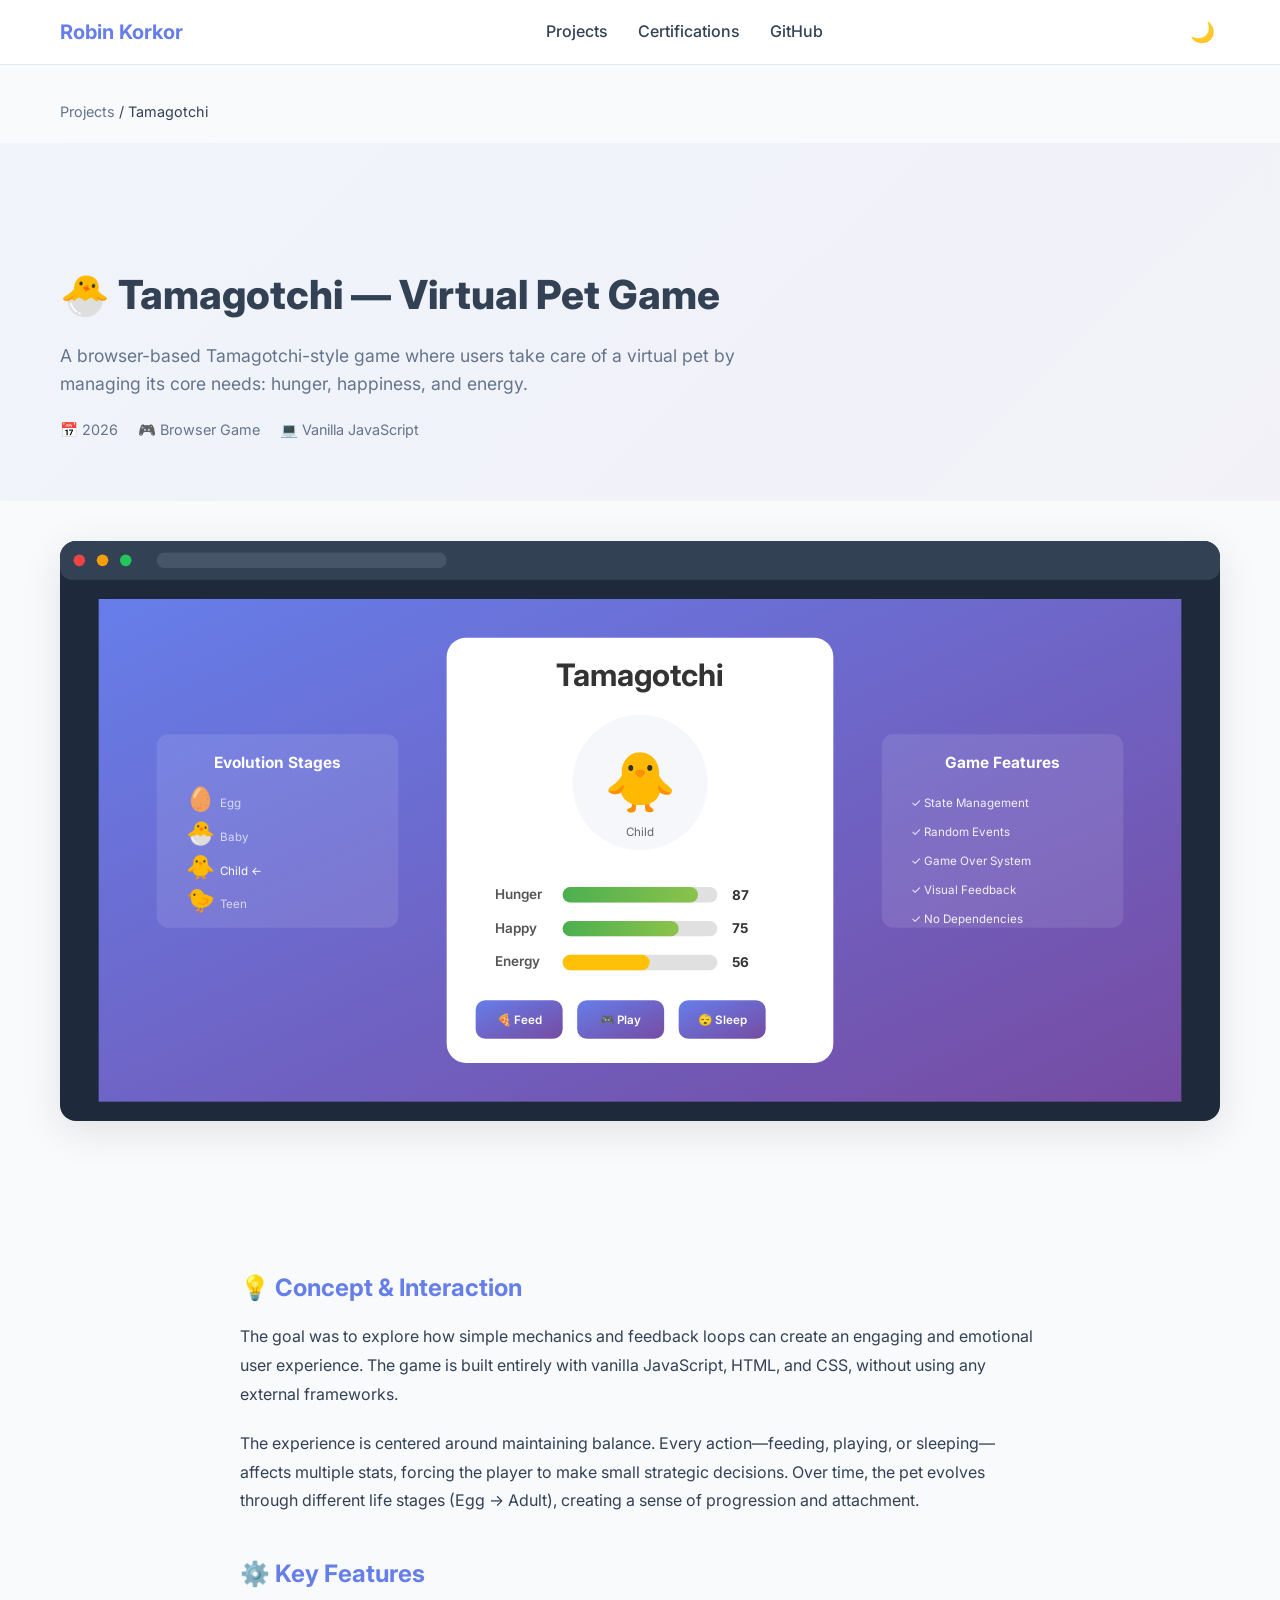
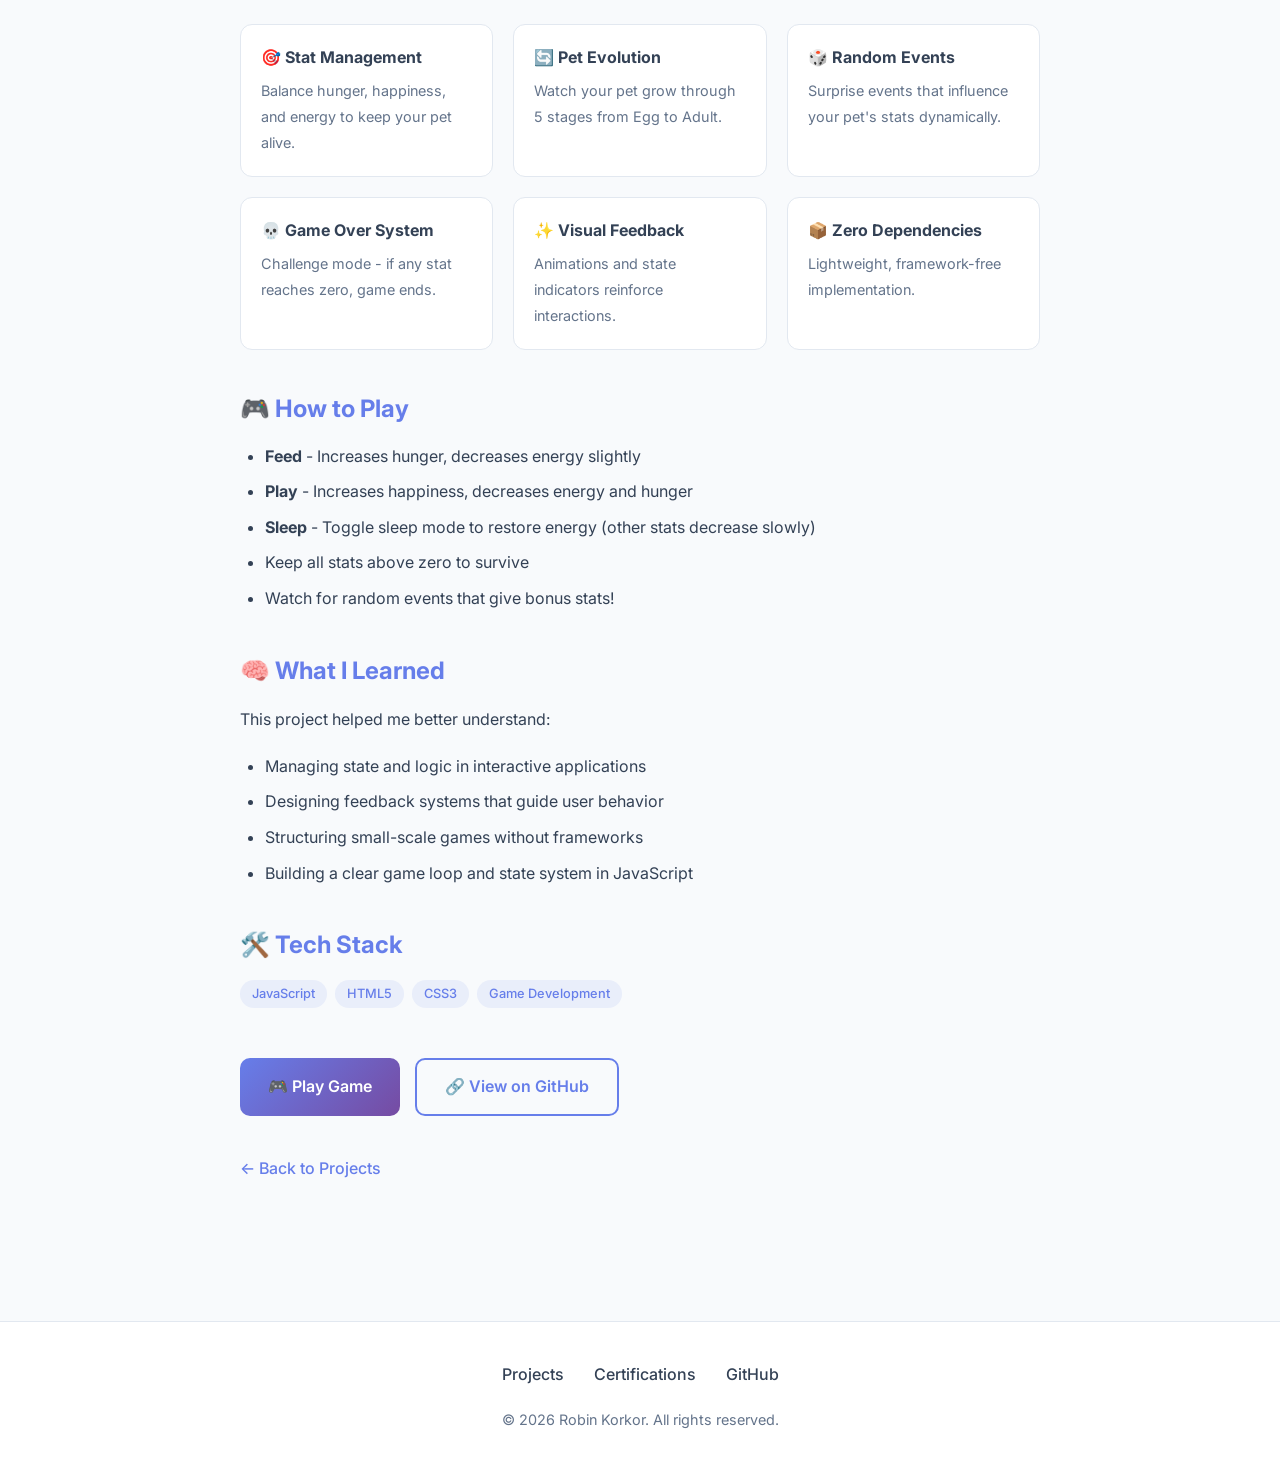
<file: portfolio/projects/tamagotchi.html>
<!DOCTYPE html>
<html lang="en">
<head>
    <meta charset="UTF-8">
    <meta name="viewport" content="width=device-width, initial-scale=1.0">
    <title>Tamagotchi — Robin Korkor Portfolio</title>
    <meta name="description" content="Tamagotchi - A browser-based virtual pet game built with vanilla JavaScript">
    <link rel="stylesheet" href="../css/portfolio.css">
    <link rel="preconnect" href="https://fonts.googleapis.com">
    <link rel="preconnect" href="https://fonts.gstatic.com" crossorigin>
    <link href="https://fonts.googleapis.com/css2?family=Inter:wght@400;500;600;700;800&display=swap" rel="stylesheet">
</head>
<body>
    <!-- Navigation -->
    <nav class="nav">
        <div class="nav-content">
            <a href="../index.html" class="nav-logo">Robin Korkor</a>
            <button class="nav-toggle" onclick="toggleNav()">☰</button>
            <ul class="nav-links" id="navLinks">
                <li><a href="../index.html">Projects</a></li>
                <li><a href="../certifications/google-analytics.html">Certifications</a></li>
                <li><a href="https://github.com/robinslevel" target="_blank">GitHub</a></li>
            </ul>
            <button class="theme-toggle" onclick="toggleTheme()">🌙</button>
        </div>
    </nav>

    <!-- Breadcrumb -->
    <div class="breadcrumb">
        <div class="container">
            <a href="../index.html">Projects</a> / <span>Tamagotchi</span>
        </div>
    </div>

    <!-- Project Hero -->
    <section class="project-hero">
        <div class="container">
            <h1>🐣 Tamagotchi — Virtual Pet Game</h1>
            <p style="font-size: 1.1rem; color: #64748b; max-width: 700px;">A browser-based Tamagotchi-style game where users take care of a virtual pet by managing its core needs: hunger, happiness, and energy.</p>
            <div class="project-meta">
                <span>📅 2026</span>
                <span>🎮 Browser Game</span>
                <span>💻 Vanilla JavaScript</span>
            </div>
        </div>
    </section>

    <!-- Project Showcase Image -->
    <div class="container">
        <div class="project-showcase">
            <svg class="showcase-image" viewBox="0 0 1200 600" xmlns="http://www.w3.org/2000/svg">
                <defs>
                    <linearGradient id="tamaBg" x1="0%" y1="0%" x2="100%" y2="100%">
                        <stop offset="0%" style="stop-color:#667eea"/>
                        <stop offset="100%" style="stop-color:#764ba2"/>
                    </linearGradient>
                    <linearGradient id="greenBar" x1="0%" y1="0%" x2="100%" y2="0%">
                        <stop offset="0%" style="stop-color:#4CAF50"/>
                        <stop offset="100%" style="stop-color:#8BC34A"/>
                    </linearGradient>
                </defs>
                <!-- Browser frame -->
                <rect width="1200" height="600" rx="12" fill="#1e293b"/>
                <rect x="0" y="0" width="1200" height="40" rx="12" fill="#334155"/>
                <circle cx="20" cy="20" r="6" fill="#ef4444"/>
                <circle cx="44" cy="20" r="6" fill="#f59e0b"/>
                <circle cx="68" cy="20" r="6" fill="#22c55e"/>
                <rect x="100" y="12" width="300" height="16" rx="8" fill="#475569"/>
                
                <!-- Game content -->
                <rect x="40" y="60" width="1120" height="520" fill="url(#tamaBg)"/>
                
                <!-- Game container -->
                <rect x="400" y="100" width="400" height="440" rx="20" fill="white"/>
                
                <!-- Title -->
                <text x="600" y="150" text-anchor="middle" fill="#333" font-size="32" font-weight="bold">Tamagotchi</text>
                
                <!-- Pet circle -->
                <circle cx="600" cy="250" r="70" fill="#f5f7fa"/>
                <text x="600" y="270" text-anchor="middle" fill="#333" font-size="60">🐥</text>
                <text x="600" y="305" text-anchor="middle" fill="#666" font-size="12">Child</text>
                
                <!-- Stats -->
                <text x="450" y="370" fill="#555" font-size="14" font-weight="600">Hunger</text>
                <rect x="520" y="358" width="160" height="16" rx="8" fill="#e0e0e0"/>
                <rect x="520" y="358" width="140" height="16" rx="8" fill="url(#greenBar)"/>
                <text x="695" y="371" fill="#333" font-size="14" font-weight="bold">87</text>
                
                <text x="450" y="405" fill="#555" font-size="14" font-weight="600">Happy</text>
                <rect x="520" y="393" width="160" height="16" rx="8" fill="#e0e0e0"/>
                <rect x="520" y="393" width="120" height="16" rx="8" fill="url(#greenBar)"/>
                <text x="695" y="406" fill="#333" font-size="14" font-weight="bold">75</text>
                
                <text x="450" y="440" fill="#555" font-size="14" font-weight="600">Energy</text>
                <rect x="520" y="428" width="160" height="16" rx="8" fill="#e0e0e0"/>
                <rect x="520" y="428" width="90" height="16" rx="8" fill="#FFC107"/>
                <text x="695" y="441" fill="#333" font-size="14" font-weight="bold">56</text>
                
                <!-- Buttons -->
                <rect x="430" y="475" width="90" height="40" rx="10" fill="url(#tamaBg)"/>
                <text x="475" y="500" text-anchor="middle" fill="white" font-size="12" font-weight="600">🍕 Feed</text>
                
                <rect x="535" y="475" width="90" height="40" rx="10" fill="url(#tamaBg)"/>
                <text x="580" y="500" text-anchor="middle" fill="white" font-size="12" font-weight="600">🎮 Play</text>
                
                <rect x="640" y="475" width="90" height="40" rx="10" fill="url(#tamaBg)"/>
                <text x="685" y="500" text-anchor="middle" fill="white" font-size="12" font-weight="600">😴 Sleep</text>
                
                <!-- Evolution stages -->
                <rect x="100" y="200" width="250" height="200" rx="12" fill="rgba(255,255,255,0.1)"/>
                <text x="225" y="235" text-anchor="middle" fill="white" font-size="16" font-weight="bold">Evolution Stages</text>
                <text x="130" y="275" fill="white" font-size="24">🥚</text>
                <text x="165" y="275" fill="rgba(255,255,255,0.7)" font-size="12">Egg</text>
                <text x="130" y="310" fill="white" font-size="24">🐣</text>
                <text x="165" y="310" fill="rgba(255,255,255,0.7)" font-size="12">Baby</text>
                <text x="130" y="345" fill="white" font-size="24">🐥</text>
                <text x="165" y="345" fill="white" font-size="12">Child ←</text>
                <text x="130" y="380" fill="white" font-size="24">🐤</text>
                <text x="165" y="380" fill="rgba(255,255,255,0.7)" font-size="12">Teen</text>
                
                <!-- Features -->
                <rect x="850" y="200" width="250" height="200" rx="12" fill="rgba(255,255,255,0.1)"/>
                <text x="975" y="235" text-anchor="middle" fill="white" font-size="16" font-weight="bold">Game Features</text>
                <text x="880" y="275" fill="rgba(255,255,255,0.9)" font-size="12">✓ State Management</text>
                <text x="880" y="305" fill="rgba(255,255,255,0.9)" font-size="12">✓ Random Events</text>
                <text x="880" y="335" fill="rgba(255,255,255,0.9)" font-size="12">✓ Game Over System</text>
                <text x="880" y="365" fill="rgba(255,255,255,0.9)" font-size="12">✓ Visual Feedback</text>
                <text x="880" y="395" fill="rgba(255,255,255,0.9)" font-size="12">✓ No Dependencies</text>
            </svg>
        </div>
    </div>

    <!-- Project Content -->
    <section class="project-detail-content">
        <div class="container">
            <div class="project-description">
                
                <h2>💡 Concept & Interaction</h2>
                <p>The goal was to explore how simple mechanics and feedback loops can create an engaging and emotional user experience. The game is built entirely with vanilla JavaScript, HTML, and CSS, without using any external frameworks.</p>
                <p>The experience is centered around maintaining balance. Every action—feeding, playing, or sleeping—affects multiple stats, forcing the player to make small strategic decisions. Over time, the pet evolves through different life stages (Egg → Adult), creating a sense of progression and attachment.</p>

                <h2>⚙️ Key Features</h2>
                <div class="feature-grid">
                    <div class="feature-item">
                        <h4>🎯 Stat Management</h4>
                        <p>Balance hunger, happiness, and energy to keep your pet alive.</p>
                    </div>
                    <div class="feature-item">
                        <h4>🔄 Pet Evolution</h4>
                        <p>Watch your pet grow through 5 stages from Egg to Adult.</p>
                    </div>
                    <div class="feature-item">
                        <h4>🎲 Random Events</h4>
                        <p>Surprise events that influence your pet's stats dynamically.</p>
                    </div>
                    <div class="feature-item">
                        <h4>💀 Game Over System</h4>
                        <p>Challenge mode - if any stat reaches zero, game ends.</p>
                    </div>
                    <div class="feature-item">
                        <h4>✨ Visual Feedback</h4>
                        <p>Animations and state indicators reinforce interactions.</p>
                    </div>
                    <div class="feature-item">
                        <h4>📦 Zero Dependencies</h4>
                        <p>Lightweight, framework-free implementation.</p>
                    </div>
                </div>

                <h2>🎮 How to Play</h2>
                <ul>
                    <li><strong>Feed</strong> - Increases hunger, decreases energy slightly</li>
                    <li><strong>Play</strong> - Increases happiness, decreases energy and hunger</li>
                    <li><strong>Sleep</strong> - Toggle sleep mode to restore energy (other stats decrease slowly)</li>
                    <li>Keep all stats above zero to survive</li>
                    <li>Watch for random events that give bonus stats!</li>
                </ul>

                <h2>🧠 What I Learned</h2>
                <p>This project helped me better understand:</p>
                <ul>
                    <li>Managing state and logic in interactive applications</li>
                    <li>Designing feedback systems that guide user behavior</li>
                    <li>Structuring small-scale games without frameworks</li>
                    <li>Building a clear game loop and state system in JavaScript</li>
                </ul>

                <h2>🛠️ Tech Stack</h2>
                <div class="project-tags" style="margin-top: 15px;">
                    <span class="tag">JavaScript</span>
                    <span class="tag">HTML5</span>
                    <span class="tag">CSS3</span>
                    <span class="tag">Game Development</span>
                </div>

                <div class="button-group">
                    <a href="https://robinslevel.github.io/Tamagotchi/" target="_blank" class="cta-button">🎮 Play Game</a>
                    <a href="https://github.com/robinslevel/Tamagotchi" target="_blank" class="cta-button secondary">🔗 View on GitHub</a>
                </div>

                <a href="../index.html" class="back-link">← Back to Projects</a>
            </div>
        </div>
    </section>

    <!-- Footer -->
    <footer class="footer">
        <div class="container">
            <div class="footer-links">
                <a href="../index.html">Projects</a>
                <a href="../certifications/google-analytics.html">Certifications</a>
                <a href="https://github.com/robinslevel" target="_blank">GitHub</a>
            </div>
            <p>© 2026 Robin Korkor. All rights reserved.</p>
        </div>
    </footer>

    <script>
        function toggleTheme() {
            document.body.classList.toggle('dark');
            const isDark = document.body.classList.contains('dark');
            localStorage.setItem('theme', isDark ? 'dark' : 'light');
            document.querySelector('.theme-toggle').textContent = isDark ? '☀️' : '🌙';
        }

        if (localStorage.getItem('theme') === 'dark' || 
            (!localStorage.getItem('theme') && window.matchMedia('(prefers-color-scheme: dark)').matches)) {
            document.body.classList.add('dark');
            document.querySelector('.theme-toggle').textContent = '☀️';
        }

        function toggleNav() {
            document.getElementById('navLinks').classList.toggle('open');
        }
    </script>
</body>
</html>
</file>
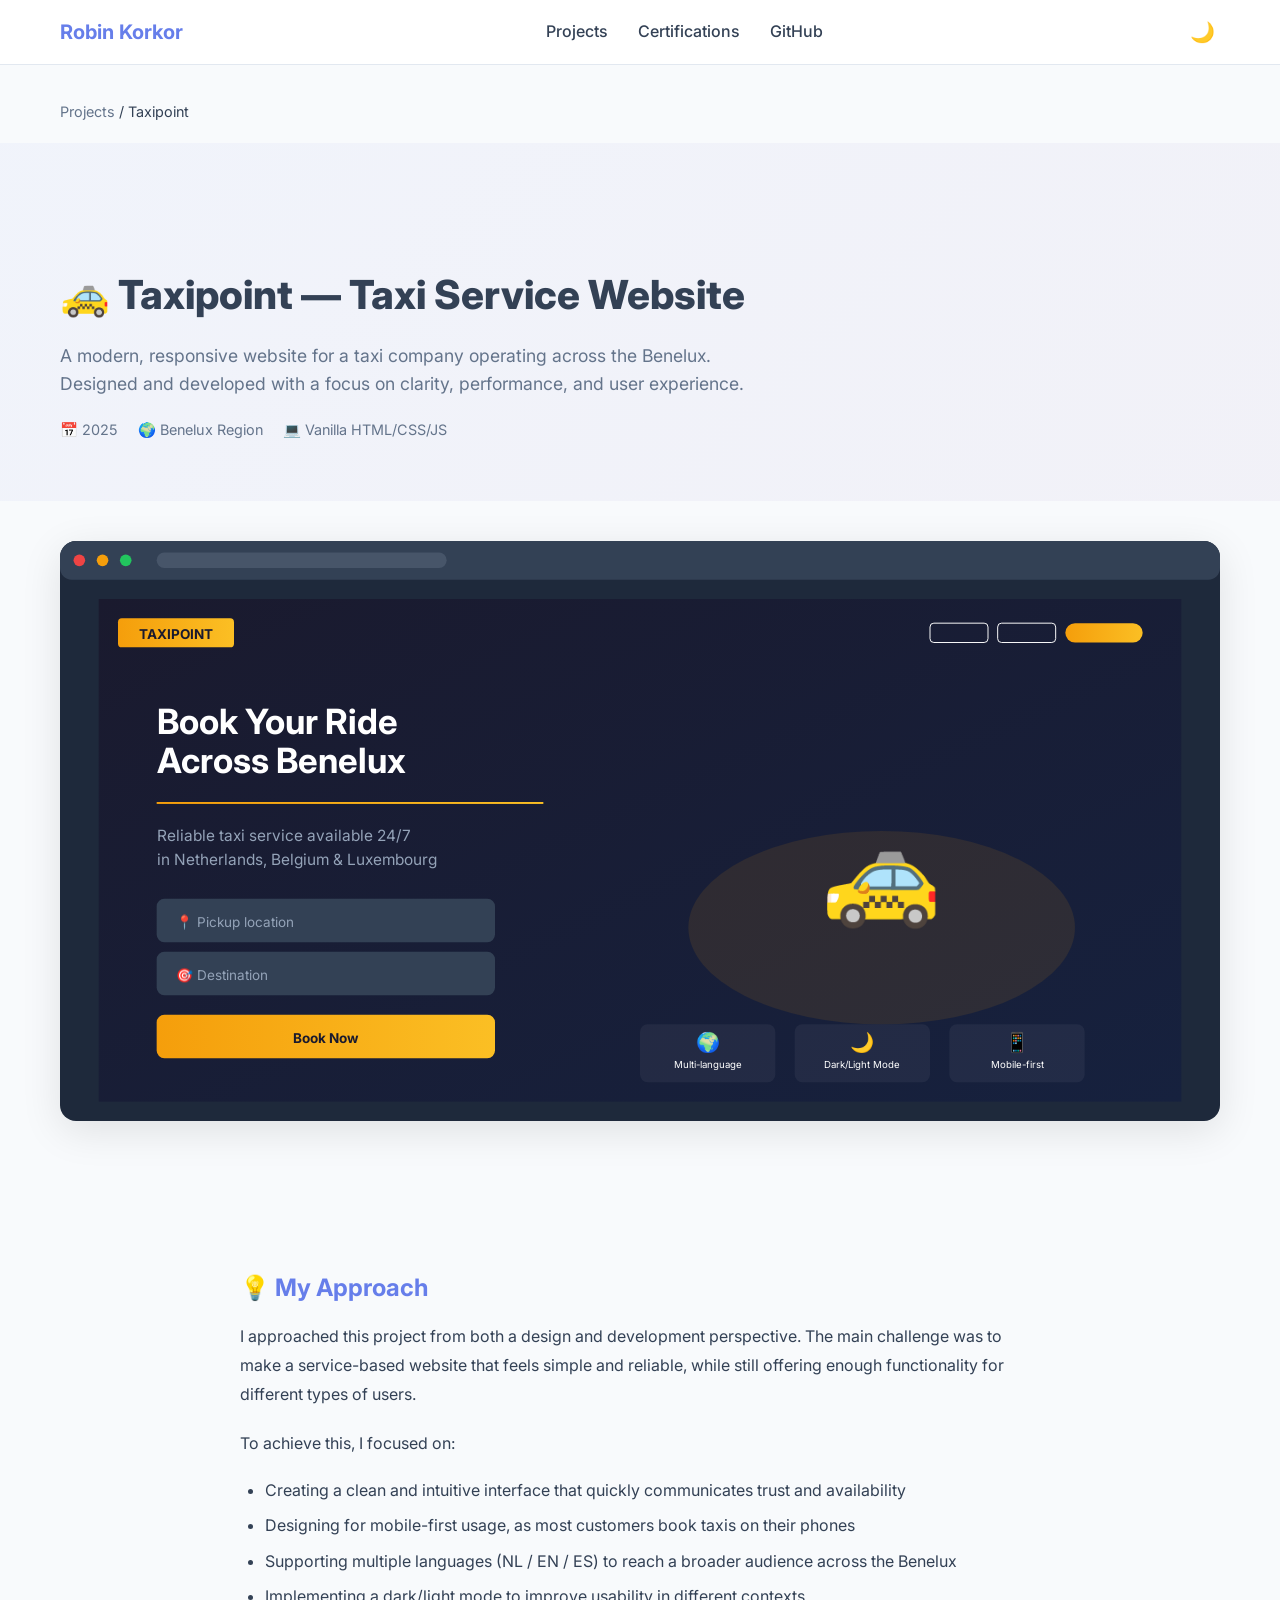
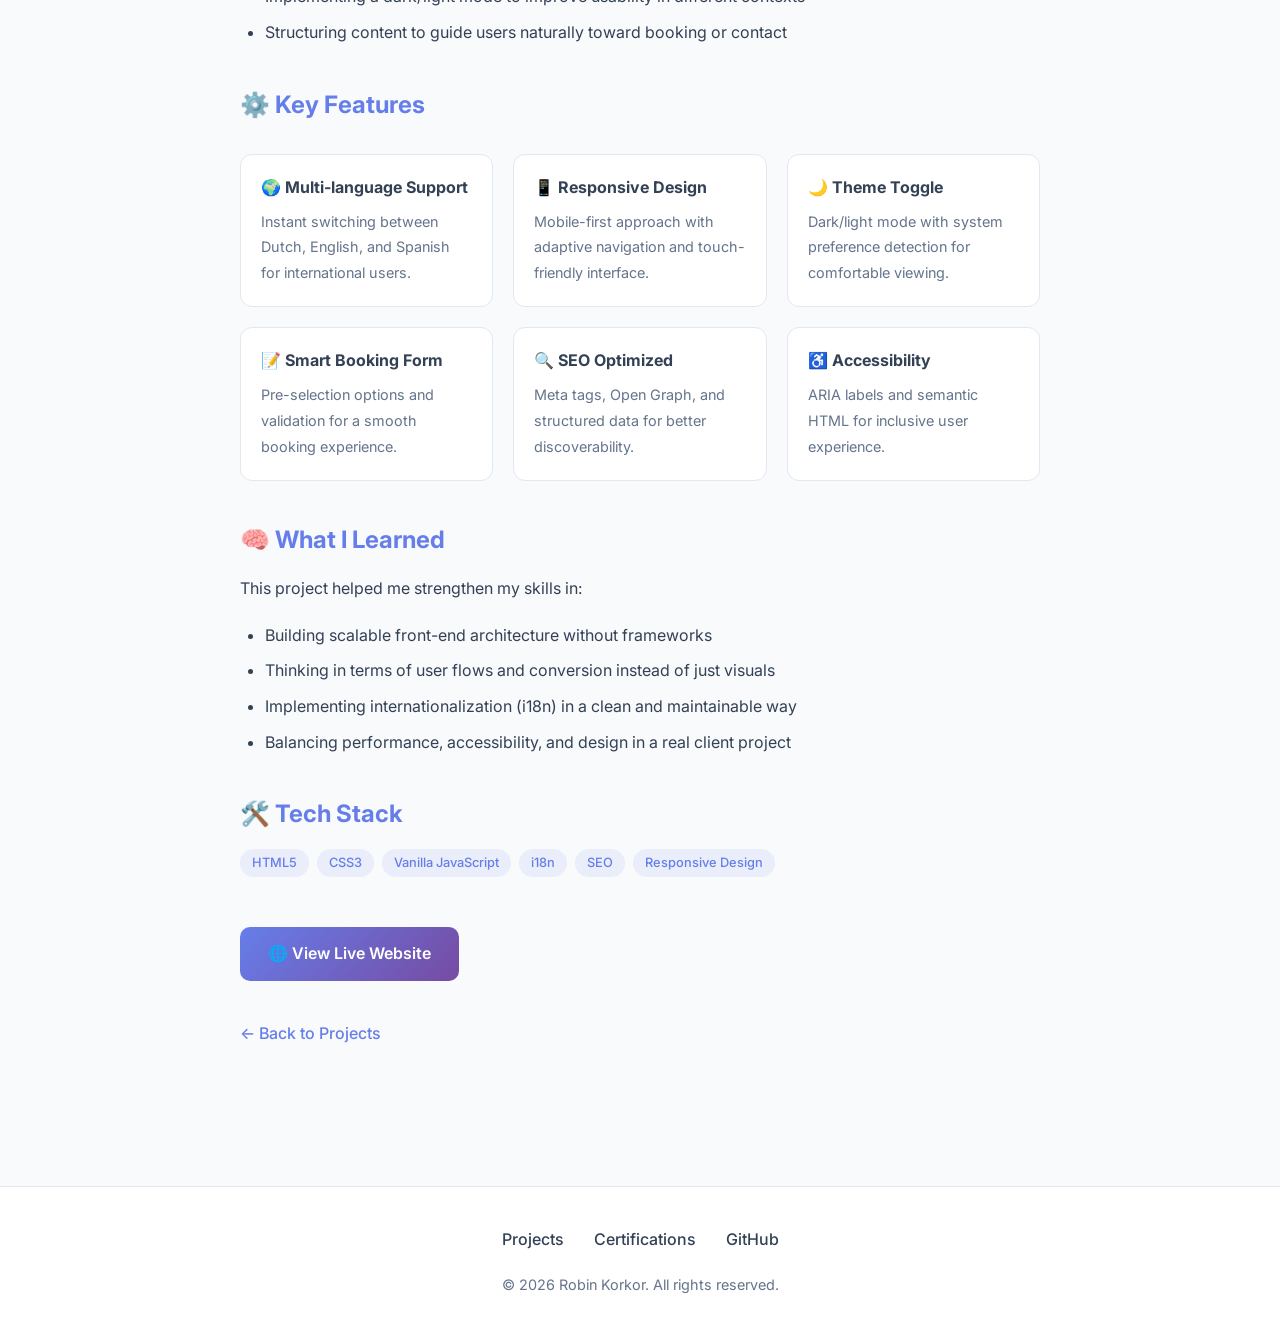
<file: portfolio/projects/taxipoint.html>
<!DOCTYPE html>
<html lang="en">
<head>
    <meta charset="UTF-8">
    <meta name="viewport" content="width=device-width, initial-scale=1.0">
    <title>Taxipoint — Robin Korkor Portfolio</title>
    <meta name="description" content="Taxipoint - A modern, responsive taxi service website for the Benelux region">
    <link rel="stylesheet" href="../css/portfolio.css">
    <link rel="preconnect" href="https://fonts.googleapis.com">
    <link rel="preconnect" href="https://fonts.gstatic.com" crossorigin>
    <link href="https://fonts.googleapis.com/css2?family=Inter:wght@400;500;600;700;800&display=swap" rel="stylesheet">
</head>
<body>
    <!-- Navigation -->
    <nav class="nav">
        <div class="nav-content">
            <a href="../index.html" class="nav-logo">Robin Korkor</a>
            <button class="nav-toggle" onclick="toggleNav()">☰</button>
            <ul class="nav-links" id="navLinks">
                <li><a href="../index.html">Projects</a></li>
                <li><a href="../certifications/google-analytics.html">Certifications</a></li>
                <li><a href="https://github.com/robinslevel" target="_blank">GitHub</a></li>
            </ul>
            <button class="theme-toggle" onclick="toggleTheme()">🌙</button>
        </div>
    </nav>

    <!-- Breadcrumb -->
    <div class="breadcrumb">
        <div class="container">
            <a href="../index.html">Projects</a> / <span>Taxipoint</span>
        </div>
    </div>

    <!-- Project Hero -->
    <section class="project-hero">
        <div class="container">
            <h1>🚕 Taxipoint — Taxi Service Website</h1>
            <p style="font-size: 1.1rem; color: #64748b; max-width: 700px;">A modern, responsive website for a taxi company operating across the Benelux. Designed and developed with a focus on clarity, performance, and user experience.</p>
            <div class="project-meta">
                <span>📅 2025</span>
                <span>🌍 Benelux Region</span>
                <span>💻 Vanilla HTML/CSS/JS</span>
            </div>
        </div>
    </section>

    <!-- Project Showcase Image -->
    <div class="container">
        <div class="project-showcase">
            <svg class="showcase-image" viewBox="0 0 1200 600" xmlns="http://www.w3.org/2000/svg">
                <defs>
                    <linearGradient id="taxiBg" x1="0%" y1="0%" x2="100%" y2="100%">
                        <stop offset="0%" style="stop-color:#1a1a2e"/>
                        <stop offset="100%" style="stop-color:#16213e"/>
                    </linearGradient>
                    <linearGradient id="taxiAccent" x1="0%" y1="0%" x2="100%" y2="0%">
                        <stop offset="0%" style="stop-color:#f59e0b"/>
                        <stop offset="100%" style="stop-color:#fbbf24"/>
                    </linearGradient>
                </defs>
                <!-- Browser frame -->
                <rect width="1200" height="600" rx="12" fill="#1e293b"/>
                <rect x="0" y="0" width="1200" height="40" rx="12" fill="#334155"/>
                <circle cx="20" cy="20" r="6" fill="#ef4444"/>
                <circle cx="44" cy="20" r="6" fill="#f59e0b"/>
                <circle cx="68" cy="20" r="6" fill="#22c55e"/>
                <rect x="100" y="12" width="300" height="16" rx="8" fill="#475569"/>
                
                <!-- Website content mockup -->
                <rect x="40" y="60" width="1120" height="520" fill="url(#taxiBg)"/>
                
                <!-- Header -->
                <rect x="60" y="80" width="120" height="30" rx="4" fill="url(#taxiAccent)"/>
                <text x="120" y="101" text-anchor="middle" fill="#1a1a2e" font-size="14" font-weight="bold">TAXIPOINT</text>
                <rect x="900" y="85" width="60" height="20" rx="4" fill="transparent" stroke="#fff" stroke-width="1"/>
                <rect x="970" y="85" width="60" height="20" rx="4" fill="transparent" stroke="#fff" stroke-width="1"/>
                <rect x="1040" y="85" width="80" height="20" rx="10" fill="url(#taxiAccent)"/>
                
                <!-- Hero section -->
                <text x="100" y="200" fill="white" font-size="36" font-weight="bold">Book Your Ride</text>
                <text x="100" y="240" fill="white" font-size="36" font-weight="bold">Across Benelux</text>
                <rect x="100" y="270" width="400" height="2" fill="url(#taxiAccent)"/>
                <text x="100" y="310" fill="#94a3b8" font-size="16">Reliable taxi service available 24/7</text>
                <text x="100" y="335" fill="#94a3b8" font-size="16">in Netherlands, Belgium & Luxembourg</text>
                
                <!-- Booking form mockup -->
                <rect x="100" y="370" width="350" height="45" rx="8" fill="#334155"/>
                <text x="120" y="399" fill="#94a3b8" font-size="14">📍 Pickup location</text>
                <rect x="100" y="425" width="350" height="45" rx="8" fill="#334155"/>
                <text x="120" y="454" fill="#94a3b8" font-size="14">🎯 Destination</text>
                <rect x="100" y="490" width="350" height="45" rx="8" fill="url(#taxiAccent)"/>
                <text x="275" y="519" text-anchor="middle" fill="#1a1a2e" font-size="14" font-weight="bold">Book Now</text>
                
                <!-- Car illustration -->
                <ellipse cx="850" cy="400" rx="200" ry="100" fill="rgba(245,158,11,0.1)"/>
                <text x="850" y="380" text-anchor="middle" fill="white" font-size="100">🚕</text>
                
                <!-- Features icons -->
                <rect x="600" y="500" width="140" height="60" rx="8" fill="rgba(255,255,255,0.05)"/>
                <text x="670" y="525" text-anchor="middle" fill="#f59e0b" font-size="20">🌍</text>
                <text x="670" y="545" text-anchor="middle" fill="white" font-size="10">Multi-language</text>
                
                <rect x="760" y="500" width="140" height="60" rx="8" fill="rgba(255,255,255,0.05)"/>
                <text x="830" y="525" text-anchor="middle" fill="#f59e0b" font-size="20">🌙</text>
                <text x="830" y="545" text-anchor="middle" fill="white" font-size="10">Dark/Light Mode</text>
                
                <rect x="920" y="500" width="140" height="60" rx="8" fill="rgba(255,255,255,0.05)"/>
                <text x="990" y="525" text-anchor="middle" fill="#f59e0b" font-size="20">📱</text>
                <text x="990" y="545" text-anchor="middle" fill="white" font-size="10">Mobile-first</text>
            </svg>
        </div>
    </div>

    <!-- Project Content -->
    <section class="project-detail-content">
        <div class="container">
            <div class="project-description">
                
                <h2>💡 My Approach</h2>
                <p>I approached this project from both a design and development perspective. The main challenge was to make a service-based website that feels simple and reliable, while still offering enough functionality for different types of users.</p>
                <p>To achieve this, I focused on:</p>
                <ul>
                    <li>Creating a clean and intuitive interface that quickly communicates trust and availability</li>
                    <li>Designing for mobile-first usage, as most customers book taxis on their phones</li>
                    <li>Supporting multiple languages (NL / EN / ES) to reach a broader audience across the Benelux</li>
                    <li>Implementing a dark/light mode to improve usability in different contexts</li>
                    <li>Structuring content to guide users naturally toward booking or contact</li>
                </ul>

                <h2>⚙️ Key Features</h2>
                <div class="feature-grid">
                    <div class="feature-item">
                        <h4>🌍 Multi-language Support</h4>
                        <p>Instant switching between Dutch, English, and Spanish for international users.</p>
                    </div>
                    <div class="feature-item">
                        <h4>📱 Responsive Design</h4>
                        <p>Mobile-first approach with adaptive navigation and touch-friendly interface.</p>
                    </div>
                    <div class="feature-item">
                        <h4>🌙 Theme Toggle</h4>
                        <p>Dark/light mode with system preference detection for comfortable viewing.</p>
                    </div>
                    <div class="feature-item">
                        <h4>📝 Smart Booking Form</h4>
                        <p>Pre-selection options and validation for a smooth booking experience.</p>
                    </div>
                    <div class="feature-item">
                        <h4>🔍 SEO Optimized</h4>
                        <p>Meta tags, Open Graph, and structured data for better discoverability.</p>
                    </div>
                    <div class="feature-item">
                        <h4>♿ Accessibility</h4>
                        <p>ARIA labels and semantic HTML for inclusive user experience.</p>
                    </div>
                </div>

                <h2>🧠 What I Learned</h2>
                <p>This project helped me strengthen my skills in:</p>
                <ul>
                    <li>Building scalable front-end architecture without frameworks</li>
                    <li>Thinking in terms of user flows and conversion instead of just visuals</li>
                    <li>Implementing internationalization (i18n) in a clean and maintainable way</li>
                    <li>Balancing performance, accessibility, and design in a real client project</li>
                </ul>

                <h2>🛠️ Tech Stack</h2>
                <div class="project-tags" style="margin-top: 15px;">
                    <span class="tag">HTML5</span>
                    <span class="tag">CSS3</span>
                    <span class="tag">Vanilla JavaScript</span>
                    <span class="tag">i18n</span>
                    <span class="tag">SEO</span>
                    <span class="tag">Responsive Design</span>
                </div>

                <div class="button-group">
                    <a href="https://taxipoint.nl" target="_blank" class="cta-button">🌐 View Live Website</a>
                </div>

                <a href="../index.html" class="back-link">← Back to Projects</a>
            </div>
        </div>
    </section>

    <!-- Footer -->
    <footer class="footer">
        <div class="container">
            <div class="footer-links">
                <a href="../index.html">Projects</a>
                <a href="../certifications/google-analytics.html">Certifications</a>
                <a href="https://github.com/robinslevel" target="_blank">GitHub</a>
            </div>
            <p>© 2026 Robin Korkor. All rights reserved.</p>
        </div>
    </footer>

    <script>
        function toggleTheme() {
            document.body.classList.toggle('dark');
            const isDark = document.body.classList.contains('dark');
            localStorage.setItem('theme', isDark ? 'dark' : 'light');
            document.querySelector('.theme-toggle').textContent = isDark ? '☀️' : '🌙';
        }

        if (localStorage.getItem('theme') === 'dark' || 
            (!localStorage.getItem('theme') && window.matchMedia('(prefers-color-scheme: dark)').matches)) {
            document.body.classList.add('dark');
            document.querySelector('.theme-toggle').textContent = '☀️';
        }

        function toggleNav() {
            document.getElementById('navLinks').classList.toggle('open');
        }
    </script>
</body>
</html>
</file>
<file: style.css>
* {
    margin: 0;
    padding: 0;
    box-sizing: border-box;
}

body {
    font-family: 'Segoe UI', Tahoma, Geneva, Verdana, sans-serif;
    background: linear-gradient(135deg, #667eea 0%, #764ba2 100%);
    min-height: 100vh;
    display: flex;
    flex-direction: column;
    justify-content: center;
    align-items: center;
    padding: 20px;
}

.portfolio-link {
    position: fixed;
    top: 20px;
    left: 20px;
    color: white;
    text-decoration: none;
    font-weight: 600;
    font-size: 0.9rem;
    padding: 10px 16px;
    background: rgba(255, 255, 255, 0.15);
    border-radius: 8px;
    backdrop-filter: blur(10px);
    transition: background 0.3s, transform 0.3s;
}

.portfolio-link:hover {
    background: rgba(255, 255, 255, 0.25);
    transform: translateX(-3px);
}

.container {
    background: white;
    border-radius: 20px;
    padding: 30px;
    box-shadow: 0 20px 60px rgba(0, 0, 0, 0.3);
    text-align: center;
    max-width: 400px;
    width: 100%;
}

h1 {
    color: #333;
    margin-bottom: 20px;
    font-size: 2rem;
}

.pet-container {
    background: linear-gradient(135deg, #f5f7fa 0%, #c3cfe2 100%);
    border-radius: 50%;
    width: 150px;
    height: 150px;
    margin: 0 auto 20px;
    display: flex;
    flex-direction: column;
    justify-content: center;
    align-items: center;
    box-shadow: inset 0 4px 10px rgba(0, 0, 0, 0.1);
}

.pet {
    font-size: 60px;
    transition: transform 0.3s ease;
}

.pet:hover {
    transform: scale(1.1);
}

.pet.happy {
    animation: bounce 0.5s ease;
}

.pet.sad {
    filter: grayscale(50%);
}

.pet.sleeping {
    animation: sleep 2s ease-in-out infinite;
}

@keyframes bounce {
    0%, 100% { transform: translateY(0); }
    50% { transform: translateY(-20px); }
}

@keyframes sleep {
    0%, 100% { transform: scale(1); }
    50% { transform: scale(0.95); }
}

.pet-name {
    font-size: 0.9rem;
    color: #666;
    margin-top: 5px;
}

.stats {
    margin: 20px 0;
}

.stat {
    display: flex;
    align-items: center;
    margin-bottom: 10px;
    gap: 10px;
}

.stat label {
    width: 80px;
    text-align: left;
    font-weight: 600;
    color: #555;
}

.progress-bar {
    flex: 1;
    height: 20px;
    background: #e0e0e0;
    border-radius: 10px;
    overflow: hidden;
}

.progress {
    height: 100%;
    background: linear-gradient(90deg, #4CAF50, #8BC34A);
    width: 100%;
    transition: width 0.3s ease;
    border-radius: 10px;
}

.stat span {
    width: 30px;
    font-weight: bold;
    color: #333;
}

.actions {
    display: flex;
    gap: 10px;
    justify-content: center;
    margin-top: 20px;
}

button {
    padding: 12px 20px;
    font-size: 1rem;
    border: none;
    border-radius: 10px;
    cursor: pointer;
    transition: all 0.3s ease;
    font-weight: 600;
}

.actions button {
    background: linear-gradient(135deg, #667eea 0%, #764ba2 100%);
    color: white;
}

.actions button:hover {
    transform: translateY(-2px);
    box-shadow: 0 5px 20px rgba(102, 126, 234, 0.4);
}

.actions button:disabled {
    background: #ccc;
    cursor: not-allowed;
    transform: none;
    box-shadow: none;
}

.message {
    margin-top: 20px;
    padding: 10px;
    border-radius: 10px;
    font-weight: 500;
    min-height: 40px;
    color: #666;
}

.game-over {
    display: none;
    position: fixed;
    top: 0;
    left: 0;
    width: 100%;
    height: 100%;
    background: rgba(0, 0, 0, 0.8);
    justify-content: center;
    align-items: center;
    flex-direction: column;
    z-index: 100;
}

.game-over.show {
    display: flex;
}

.game-over h2 {
    color: white;
    font-size: 3rem;
    margin-bottom: 10px;
}

.game-over p {
    color: #ccc;
    margin-bottom: 20px;
}

.game-over button {
    background: #4CAF50;
    color: white;
    padding: 15px 30px;
}

.game-over button:hover {
    background: #45a049;
}

/* Responsive */
@media (max-width: 400px) {
    .actions {
        flex-direction: column;
    }
    
    .actions button {
        width: 100%;
    }
}
</file>
<file: portfolio/css/portfolio.css>
/* Portfolio Styles */
:root {
    --primary: #667eea;
    --primary-dark: #5a67d8;
    --secondary: #764ba2;
    --bg-light: #f8fafc;
    --bg-dark: #0f172a;
    --text-light: #334155;
    --text-dark: #e2e8f0;
    --card-light: #ffffff;
    --card-dark: #1e293b;
    --border-light: #e2e8f0;
    --border-dark: #334155;
    --accent-green: #10b981;
    --accent-blue: #3b82f6;
    --accent-purple: #8b5cf6;
    --accent-orange: #f59e0b;
}

* {
    margin: 0;
    padding: 0;
    box-sizing: border-box;
}

body {
    font-family: 'Inter', -apple-system, BlinkMacSystemFont, 'Segoe UI', Roboto, sans-serif;
    background: var(--bg-light);
    color: var(--text-light);
    line-height: 1.6;
    transition: background 0.3s, color 0.3s;
}

body.dark {
    background: var(--bg-dark);
    color: var(--text-dark);
}

/* Container */
.container {
    max-width: 1200px;
    margin: 0 auto;
    padding: 0 20px;
}

/* Navigation */
.nav {
    position: fixed;
    top: 0;
    left: 0;
    right: 0;
    background: rgba(255, 255, 255, 0.95);
    backdrop-filter: blur(10px);
    border-bottom: 1px solid var(--border-light);
    z-index: 1000;
    transition: background 0.3s, border 0.3s;
}

body.dark .nav {
    background: rgba(15, 23, 42, 0.95);
    border-bottom-color: var(--border-dark);
}

.nav-content {
    max-width: 1200px;
    margin: 0 auto;
    padding: 15px 20px;
    display: flex;
    justify-content: space-between;
    align-items: center;
}

.nav-logo {
    font-weight: 700;
    font-size: 1.25rem;
    color: var(--primary);
    text-decoration: none;
}

.nav-links {
    display: flex;
    gap: 30px;
    list-style: none;
}

.nav-links a {
    color: var(--text-light);
    text-decoration: none;
    font-weight: 500;
    transition: color 0.3s;
}

body.dark .nav-links a {
    color: var(--text-dark);
}

.nav-links a:hover {
    color: var(--primary);
}

.theme-toggle {
    background: none;
    border: none;
    font-size: 1.25rem;
    cursor: pointer;
    padding: 5px;
}

/* Hero Section */
.hero {
    padding: 150px 0 80px;
    text-align: center;
}

.hero h1 {
    font-size: 3rem;
    font-weight: 800;
    margin-bottom: 20px;
    background: linear-gradient(135deg, var(--primary), var(--secondary));
    -webkit-background-clip: text;
    -webkit-text-fill-color: transparent;
    background-clip: text;
}

.hero p {
    font-size: 1.25rem;
    color: #64748b;
    max-width: 600px;
    margin: 0 auto;
}

body.dark .hero p {
    color: #94a3b8;
}

/* Section */
.section {
    padding: 80px 0;
}

.section-title {
    font-size: 2rem;
    font-weight: 700;
    margin-bottom: 40px;
    text-align: center;
}

/* Project Cards */
.projects-grid {
    display: grid;
    grid-template-columns: repeat(auto-fit, minmax(350px, 1fr));
    gap: 30px;
}

.project-card {
    background: var(--card-light);
    border-radius: 16px;
    overflow: hidden;
    box-shadow: 0 4px 20px rgba(0, 0, 0, 0.08);
    transition: transform 0.3s, box-shadow 0.3s;
    text-decoration: none;
    color: inherit;
    display: block;
}

body.dark .project-card {
    background: var(--card-dark);
    box-shadow: 0 4px 20px rgba(0, 0, 0, 0.3);
}

.project-card:hover {
    transform: translateY(-5px);
    box-shadow: 0 12px 40px rgba(102, 126, 234, 0.2);
}

.project-image {
    width: 100%;
    height: 200px;
    object-fit: cover;
    background: linear-gradient(135deg, var(--primary), var(--secondary));
}

.project-content {
    padding: 25px;
}

.project-content h3 {
    font-size: 1.25rem;
    margin-bottom: 10px;
}

.project-content p {
    color: #64748b;
    font-size: 0.95rem;
    margin-bottom: 15px;
}

body.dark .project-content p {
    color: #94a3b8;
}

.project-tags {
    display: flex;
    flex-wrap: wrap;
    gap: 8px;
}

.tag {
    background: rgba(102, 126, 234, 0.1);
    color: var(--primary);
    padding: 4px 12px;
    border-radius: 20px;
    font-size: 0.8rem;
    font-weight: 500;
}

/* Project Page */
.project-hero {
    padding: 120px 0 60px;
    background: linear-gradient(135deg, rgba(102, 126, 234, 0.05), rgba(118, 75, 162, 0.05));
}

body.dark .project-hero {
    background: linear-gradient(135deg, rgba(102, 126, 234, 0.1), rgba(118, 75, 162, 0.1));
}

.project-hero h1 {
    font-size: 2.5rem;
    font-weight: 800;
    margin-bottom: 15px;
}

.project-meta {
    display: flex;
    gap: 20px;
    margin-top: 20px;
    flex-wrap: wrap;
}

.project-meta span {
    display: flex;
    align-items: center;
    gap: 8px;
    color: #64748b;
    font-size: 0.9rem;
}

body.dark .project-meta span {
    color: #94a3b8;
}

.project-detail-content {
    padding: 60px 0;
}

.project-description {
    max-width: 800px;
    margin: 0 auto;
}

.project-description h2 {
    font-size: 1.5rem;
    margin: 40px 0 15px;
    color: var(--primary);
}

.project-description p {
    margin-bottom: 20px;
    line-height: 1.8;
}

.project-description ul {
    margin: 15px 0 25px 25px;
}

.project-description li {
    margin-bottom: 10px;
}

.feature-grid {
    display: grid;
    grid-template-columns: repeat(auto-fit, minmax(250px, 1fr));
    gap: 20px;
    margin: 30px 0;
}

.feature-item {
    background: var(--card-light);
    padding: 20px;
    border-radius: 12px;
    border: 1px solid var(--border-light);
}

body.dark .feature-item {
    background: var(--card-dark);
    border-color: var(--border-dark);
}

.feature-item h4 {
    font-size: 1rem;
    margin-bottom: 8px;
    display: flex;
    align-items: center;
    gap: 10px;
}

.feature-item p {
    font-size: 0.9rem;
    color: #64748b;
    margin: 0;
}

body.dark .feature-item p {
    color: #94a3b8;
}

/* CTA Button */
.cta-button {
    display: inline-flex;
    align-items: center;
    gap: 10px;
    background: linear-gradient(135deg, var(--primary), var(--secondary));
    color: white;
    padding: 14px 28px;
    border-radius: 10px;
    text-decoration: none;
    font-weight: 600;
    transition: transform 0.3s, box-shadow 0.3s;
    margin-top: 20px;
}

.cta-button:hover {
    transform: translateY(-2px);
    box-shadow: 0 8px 25px rgba(102, 126, 234, 0.4);
}

.cta-button.secondary {
    background: transparent;
    border: 2px solid var(--primary);
    color: var(--primary);
}

.cta-button.secondary:hover {
    background: var(--primary);
    color: white;
}

.button-group {
    display: flex;
    gap: 15px;
    flex-wrap: wrap;
    margin-top: 30px;
}

/* Certifications */
.cert-grid {
    display: grid;
    grid-template-columns: repeat(auto-fit, minmax(300px, 1fr));
    gap: 25px;
}

.cert-card {
    background: var(--card-light);
    border-radius: 16px;
    padding: 25px;
    border: 1px solid var(--border-light);
    transition: transform 0.3s, box-shadow 0.3s;
}

body.dark .cert-card {
    background: var(--card-dark);
    border-color: var(--border-dark);
}

.cert-card:hover {
    transform: translateY(-3px);
    box-shadow: 0 8px 30px rgba(102, 126, 234, 0.15);
}

.cert-icon {
    width: 60px;
    height: 60px;
    background: linear-gradient(135deg, var(--accent-blue), var(--accent-purple));
    border-radius: 12px;
    display: flex;
    align-items: center;
    justify-content: center;
    font-size: 1.5rem;
    margin-bottom: 15px;
}

.cert-card h3 {
    font-size: 1.1rem;
    margin-bottom: 8px;
}

.cert-card p {
    color: #64748b;
    font-size: 0.9rem;
}

body.dark .cert-card p {
    color: #94a3b8;
}

.cert-badge {
    display: inline-flex;
    align-items: center;
    gap: 6px;
    background: rgba(16, 185, 129, 0.1);
    color: var(--accent-green);
    padding: 4px 10px;
    border-radius: 20px;
    font-size: 0.75rem;
    font-weight: 600;
    margin-top: 10px;
}

/* Skills Section */
.skills-section {
    background: rgba(102, 126, 234, 0.03);
    padding: 60px 0;
    margin: 40px 0;
    border-radius: 20px;
}

body.dark .skills-section {
    background: rgba(102, 126, 234, 0.08);
}

.skills-grid {
    display: grid;
    grid-template-columns: repeat(auto-fit, minmax(200px, 1fr));
    gap: 20px;
    max-width: 800px;
    margin: 0 auto;
}

.skill-item {
    text-align: center;
    padding: 20px;
}

.skill-item h4 {
    margin-bottom: 5px;
}

.skill-item p {
    color: #64748b;
    font-size: 0.85rem;
}

body.dark .skill-item p {
    color: #94a3b8;
}

/* Project Image Showcase */
.project-showcase {
    margin: 40px 0;
}

.showcase-image {
    width: 100%;
    border-radius: 16px;
    box-shadow: 0 10px 40px rgba(0, 0, 0, 0.1);
}

body.dark .showcase-image {
    box-shadow: 0 10px 40px rgba(0, 0, 0, 0.3);
}

/* Footer */
.footer {
    background: var(--card-light);
    border-top: 1px solid var(--border-light);
    padding: 40px 0;
    text-align: center;
    margin-top: 80px;
}

body.dark .footer {
    background: var(--card-dark);
    border-top-color: var(--border-dark);
}

.footer p {
    color: #64748b;
    font-size: 0.9rem;
}

body.dark .footer p {
    color: #94a3b8;
}

.footer-links {
    display: flex;
    justify-content: center;
    gap: 30px;
    margin-bottom: 20px;
}

.footer-links a {
    color: var(--text-light);
    text-decoration: none;
    font-weight: 500;
    transition: color 0.3s;
}

body.dark .footer-links a {
    color: var(--text-dark);
}

.footer-links a:hover {
    color: var(--primary);
}

/* Breadcrumb */
.breadcrumb {
    padding: 100px 0 20px;
    font-size: 0.9rem;
}

.breadcrumb a {
    color: #64748b;
    text-decoration: none;
}

body.dark .breadcrumb a {
    color: #94a3b8;
}

.breadcrumb a:hover {
    color: var(--primary);
}

.breadcrumb span {
    color: var(--text-light);
}

body.dark .breadcrumb span {
    color: var(--text-dark);
}

/* Back Link */
.back-link {
    display: inline-flex;
    align-items: center;
    gap: 8px;
    color: var(--primary);
    text-decoration: none;
    font-weight: 500;
    margin-top: 40px;
    transition: gap 0.3s;
}

.back-link:hover {
    gap: 12px;
}

/* Mobile Navigation */
.nav-toggle {
    display: none;
    background: none;
    border: none;
    font-size: 1.5rem;
    cursor: pointer;
    color: var(--text-light);
}

body.dark .nav-toggle {
    color: var(--text-dark);
}

/* Responsive */
@media (max-width: 768px) {
    .nav-toggle {
        display: block;
    }
    
    .nav-links {
        display: none;
        position: absolute;
        top: 100%;
        left: 0;
        right: 0;
        background: var(--card-light);
        flex-direction: column;
        padding: 20px;
        gap: 15px;
        border-bottom: 1px solid var(--border-light);
    }
    
    body.dark .nav-links {
        background: var(--card-dark);
        border-bottom-color: var(--border-dark);
    }
    
    .nav-links.open {
        display: flex;
    }
    
    .hero h1 {
        font-size: 2rem;
    }
    
    .hero {
        padding: 120px 0 60px;
    }
    
    .projects-grid {
        grid-template-columns: 1fr;
    }
    
    .section {
        padding: 60px 0;
    }
    
    .project-hero h1 {
        font-size: 1.75rem;
    }
    
    .button-group {
        flex-direction: column;
    }
    
    .cta-button {
        text-align: center;
        justify-content: center;
    }
}

/* Animations */
@keyframes fadeInUp {
    from {
        opacity: 0;
        transform: translateY(20px);
    }
    to {
        opacity: 1;
        transform: translateY(0);
    }
}

.animate-in {
    animation: fadeInUp 0.6s ease forwards;
}
</file>
<file: css/stylesheet.css>
body{
    margin: 0;
    font-family: 'Roboto', sans-serif;
    box-sizing: border-box;
    background-color: black;
}
.container{
    max-width: 600px;
    background: white;
    height: 800;
    margin: 20px auto;
    align-items: center;
    margin-bottom: 30px;
}
.header{
    float: left;
    width: 100%;
    background-color: #ddd;
    text-align: center;
    font-size: 15px;
    margin-bottom: 50px;
    padding-bottom: 10px;
    
}

.placement{
  padding-top: 30px;
}

.monster{
  width: 600px;
  height: 350px;
  background-image: url("/images/monster_no_smile.jpg");
  background-position: center;
  background-size: 250px 175px;
  background-repeat: no-repeat;
}

.monsterl{
  width: 600px;
  height: 350px;
  background-image: url("/images/monster_unhappy.jpg");
  background-position: center;
  background-size: 250px 175px;
  background-repeat: no-repeat;
}

.monsters{
  width: 600px;
  height: 350px;
  background-image: url("/images/monster_smile.jpg");
  background-position: center;
  background-size: 250px 175px;
  background-repeat: no-repeat;
}

.monsterb{
  width: 600px;
  height: 350px;
  background-image: url("/images/monster_normal.jpg");
  background-position: center;
  background-size: 250px 175px;
  background-repeat: no-repeat;
}

.monsterd{
  width: 600px;
  height: 350px;
  background-image: url("/images/monster_dead.jpg");
  background-position: center;
  background-size: 250px 175px;
  background-repeat: no-repeat;
}

.lifem{
  background-color: #cccccc;
  width: 600px;
  height: 100px;
  display: flex;

}
.meter{
  padding: 20px;
  background: linear-gradient(to right, #f2709c, #ff9472);
  padding-top: 50px;
  width: 580px;
  margin: 10px;
  max-width: 580px;
  font-size: 30px;
  text-align: center;
  padding: 1em;
}
.textbar{
  font-size: 20px;
  text-align: center;
  padding: 10px;
}
.stats{
  display: flex;
  justify-content: center;
}
button {
display: block;
font-size: 16px;
margin: 1em;
border: 0.15em solid #cccccc;
text-decoration: none;
line-height: 1;
padding: 16px 30px;
color: #000000;
background-color: #cccccc;
color: #000000;
cursor: pointer;
transition: all 0.3s linear;
}
button:hover{
  border-color:#7a7a7a;
}
button:active{
  background-color:#999999 ;
}
.btsr{
  font-size: 16px;
}
</file>
<file: tamagotchi/css/stylesheet.css>
body{
    margin: 0;
    font-family: 'Roboto', sans-serif;
    box-sizing: border-box;
    background-color: black;
}
.container{
    max-width: 600px;
    background: white;
    height: 800;
    margin: 20px auto;
    align-items: center;
    margin-bottom: 30px;
}
.header{
    float: left;
    width: 100%;
    background-color: #ddd;
    text-align: center;
    font-size: 15px;
    margin-bottom: 50px;
    padding-bottom: 10px;
    
}

.placement{
  padding-top: 30px;
}

.monster{
  width: 600px;
  height: 350px;
  background-image: url("/images/monster_no_smile.jpg");
  background-position: center;
  background-size: 250px 175px;
  background-repeat: no-repeat;
}

.monsterl{
  width: 600px;
  height: 350px;
  background-image: url("/images/monster_unhappy.jpg");
  background-position: center;
  background-size: 250px 175px;
  background-repeat: no-repeat;
}

.monsters{
  width: 600px;
  height: 350px;
  background-image: url("/images/monster_smile.jpg");
  background-position: center;
  background-size: 250px 175px;
  background-repeat: no-repeat;
}

.monsterb{
  width: 600px;
  height: 350px;
  background-image: url("/images/monster_normal.jpg");
  background-position: center;
  background-size: 250px 175px;
  background-repeat: no-repeat;
}

.monsterd{
  width: 600px;
  height: 350px;
  background-image: url("/images/monster_dead.jpg");
  background-position: center;
  background-size: 250px 175px;
  background-repeat: no-repeat;
}

.lifem{
  background-color: #cccccc;
  width: 600px;
  height: 100px;
  display: flex;

}
.meter{
  padding: 20px;
  background: linear-gradient(to right, #f2709c, #ff9472);
  padding-top: 50px;
  width: 580px;
  margin: 10px;
  max-width: 580px;
  font-size: 30px;
  text-align: center;
  padding: 1em;
}


.textbar{
  font-size: 20px;
  text-align: center;
  padding: 10px;
}
.stats{
  display: flex;
  justify-content: center;
}
button {
display: block;
font-size: 16px;
margin: 1em;
border: 0.15em solid #cccccc;
text-decoration: none;
line-height: 1;
padding: 16px 30px;
color: #000000;
background-color: #cccccc;
color: #000000;
cursor: pointer;
transition: all 0.3s linear;
}
button:hover{
  border-color:#7a7a7a;
}
button:active{
  background-color:#999999 ;
}
.btsr{
  font-size: 16px;
}
</file>
